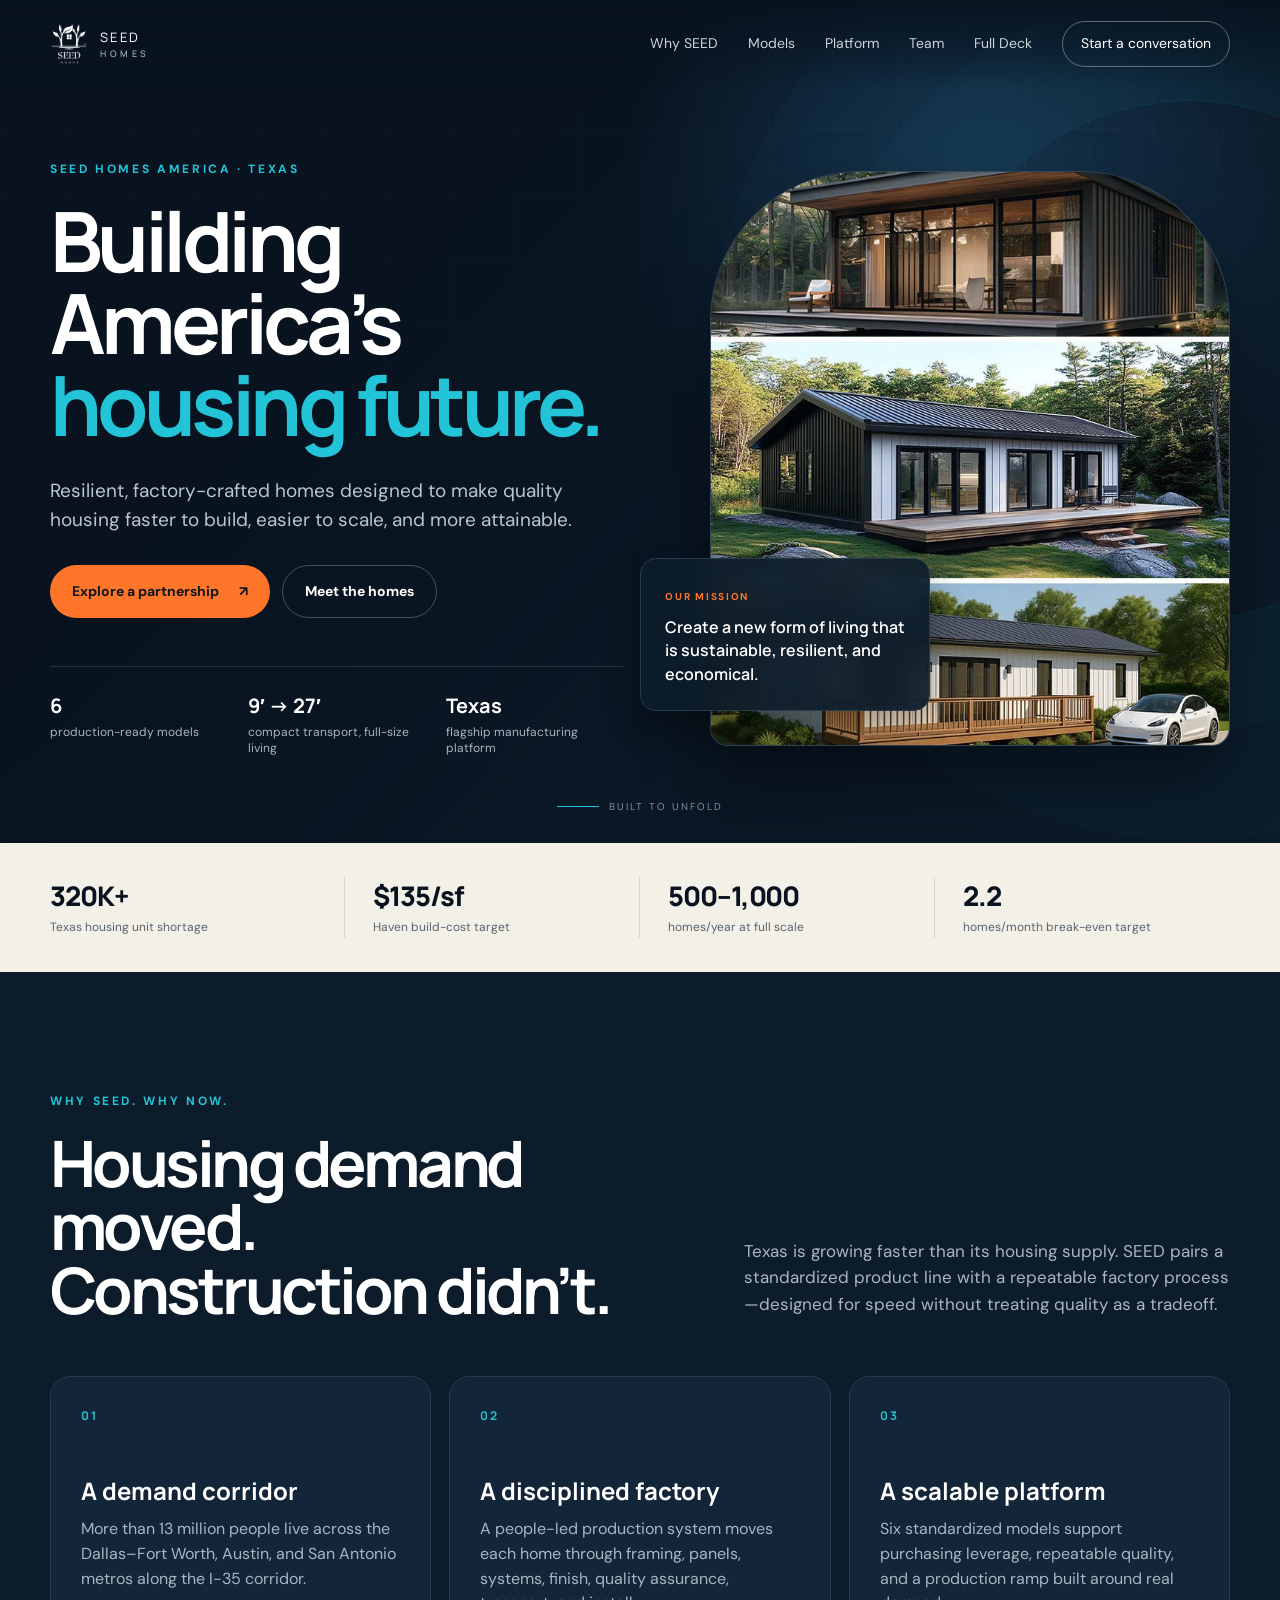
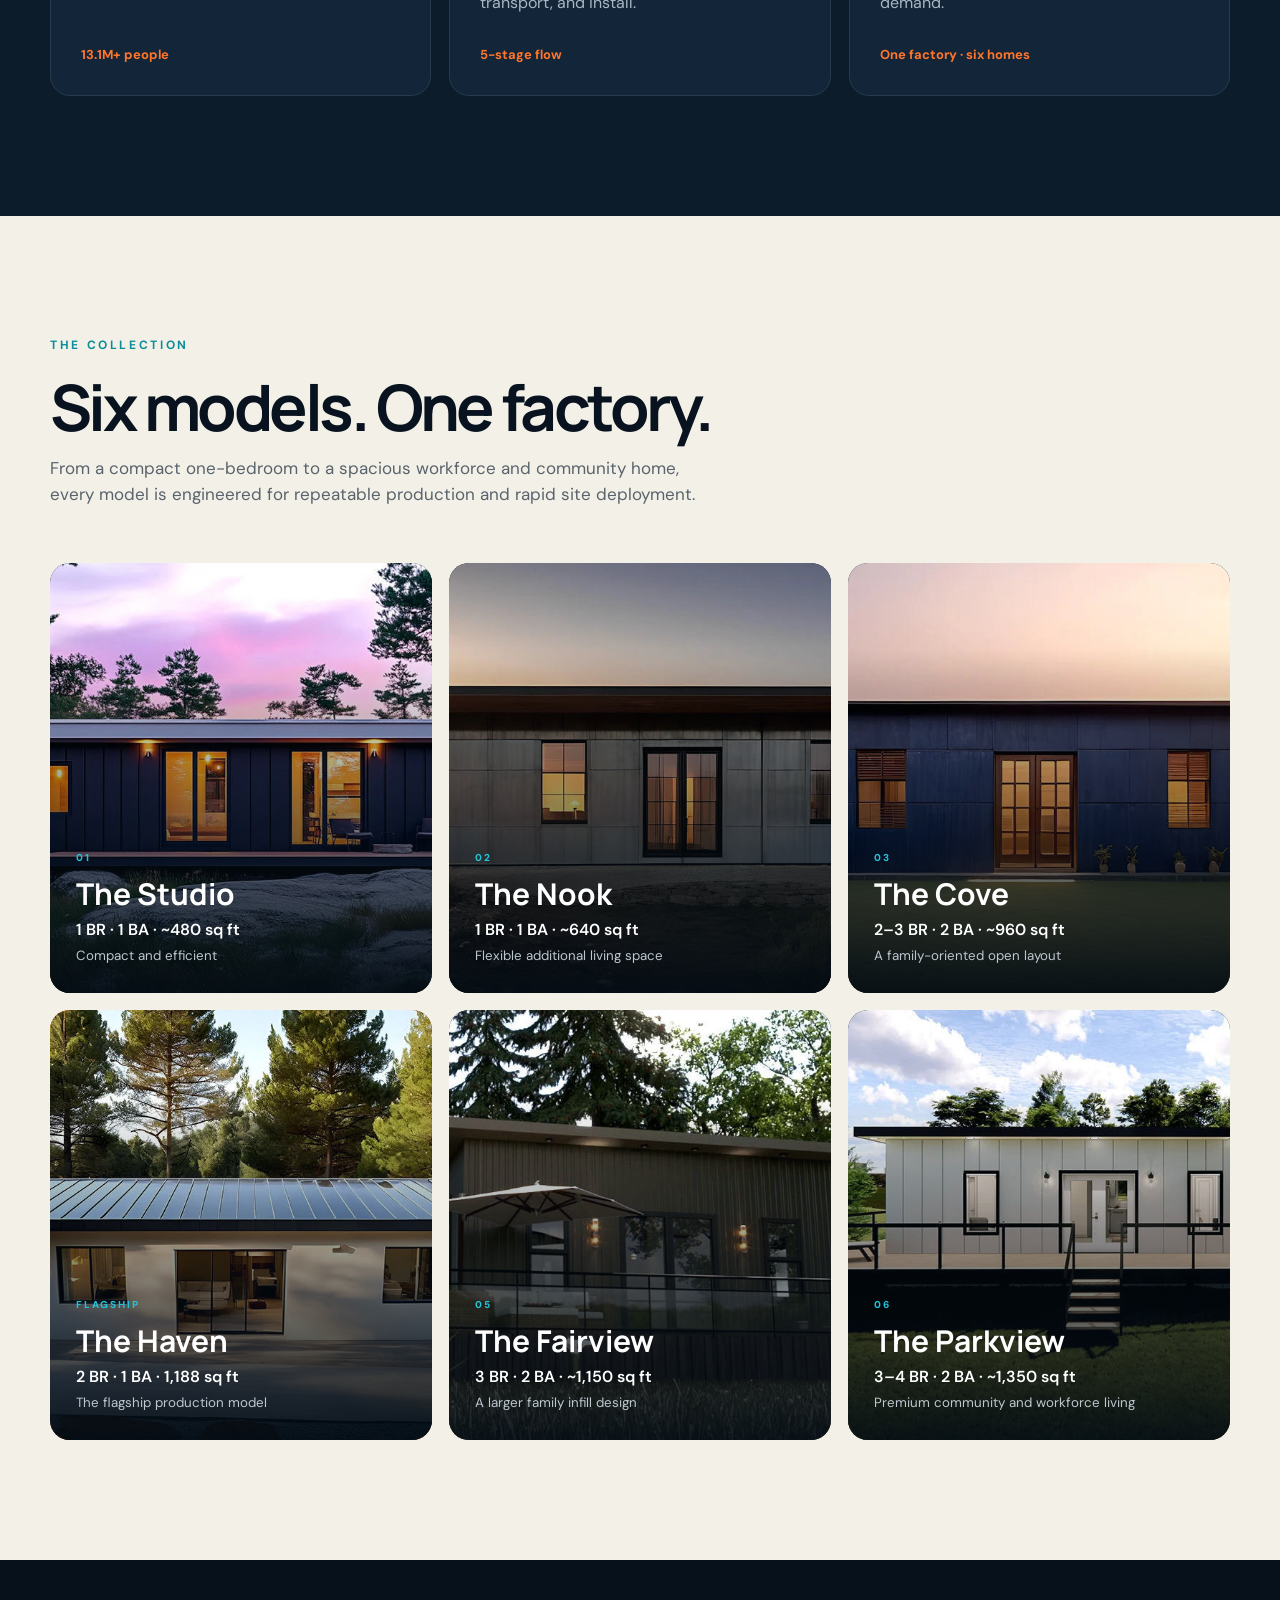
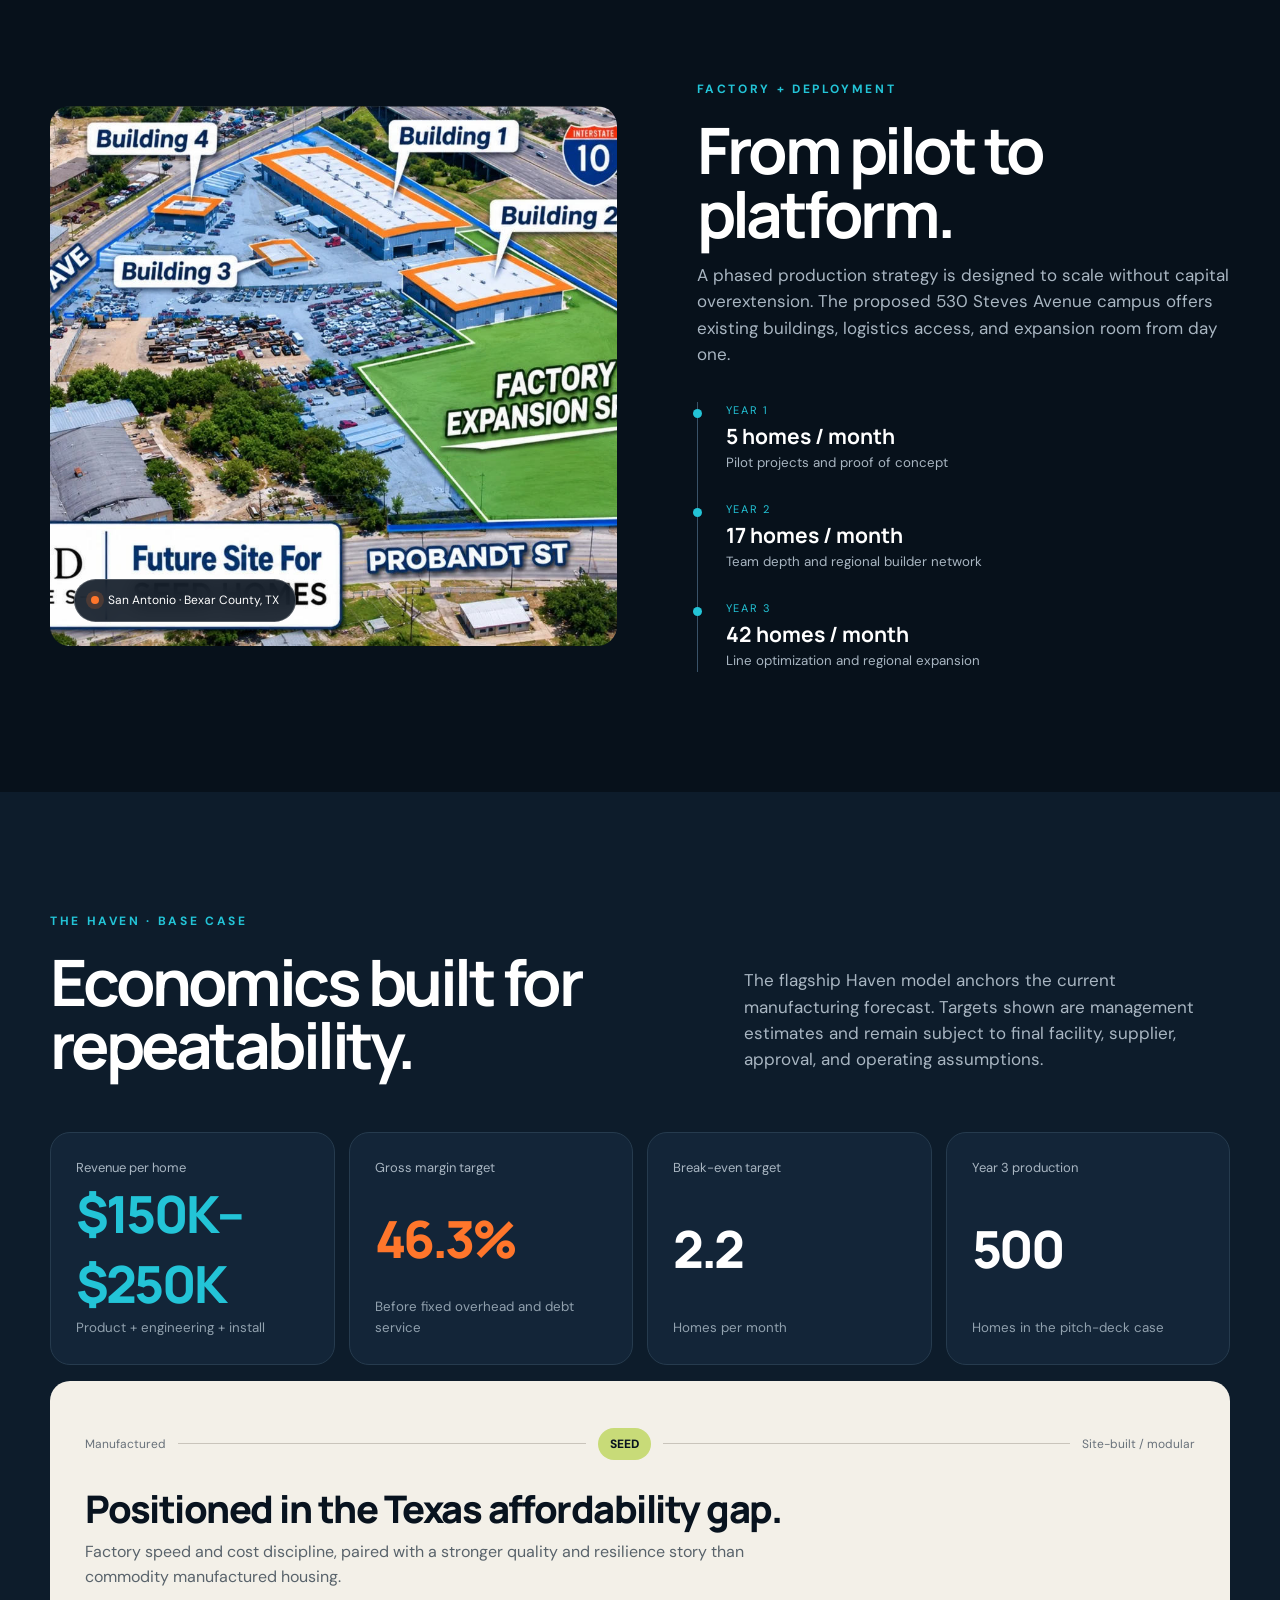
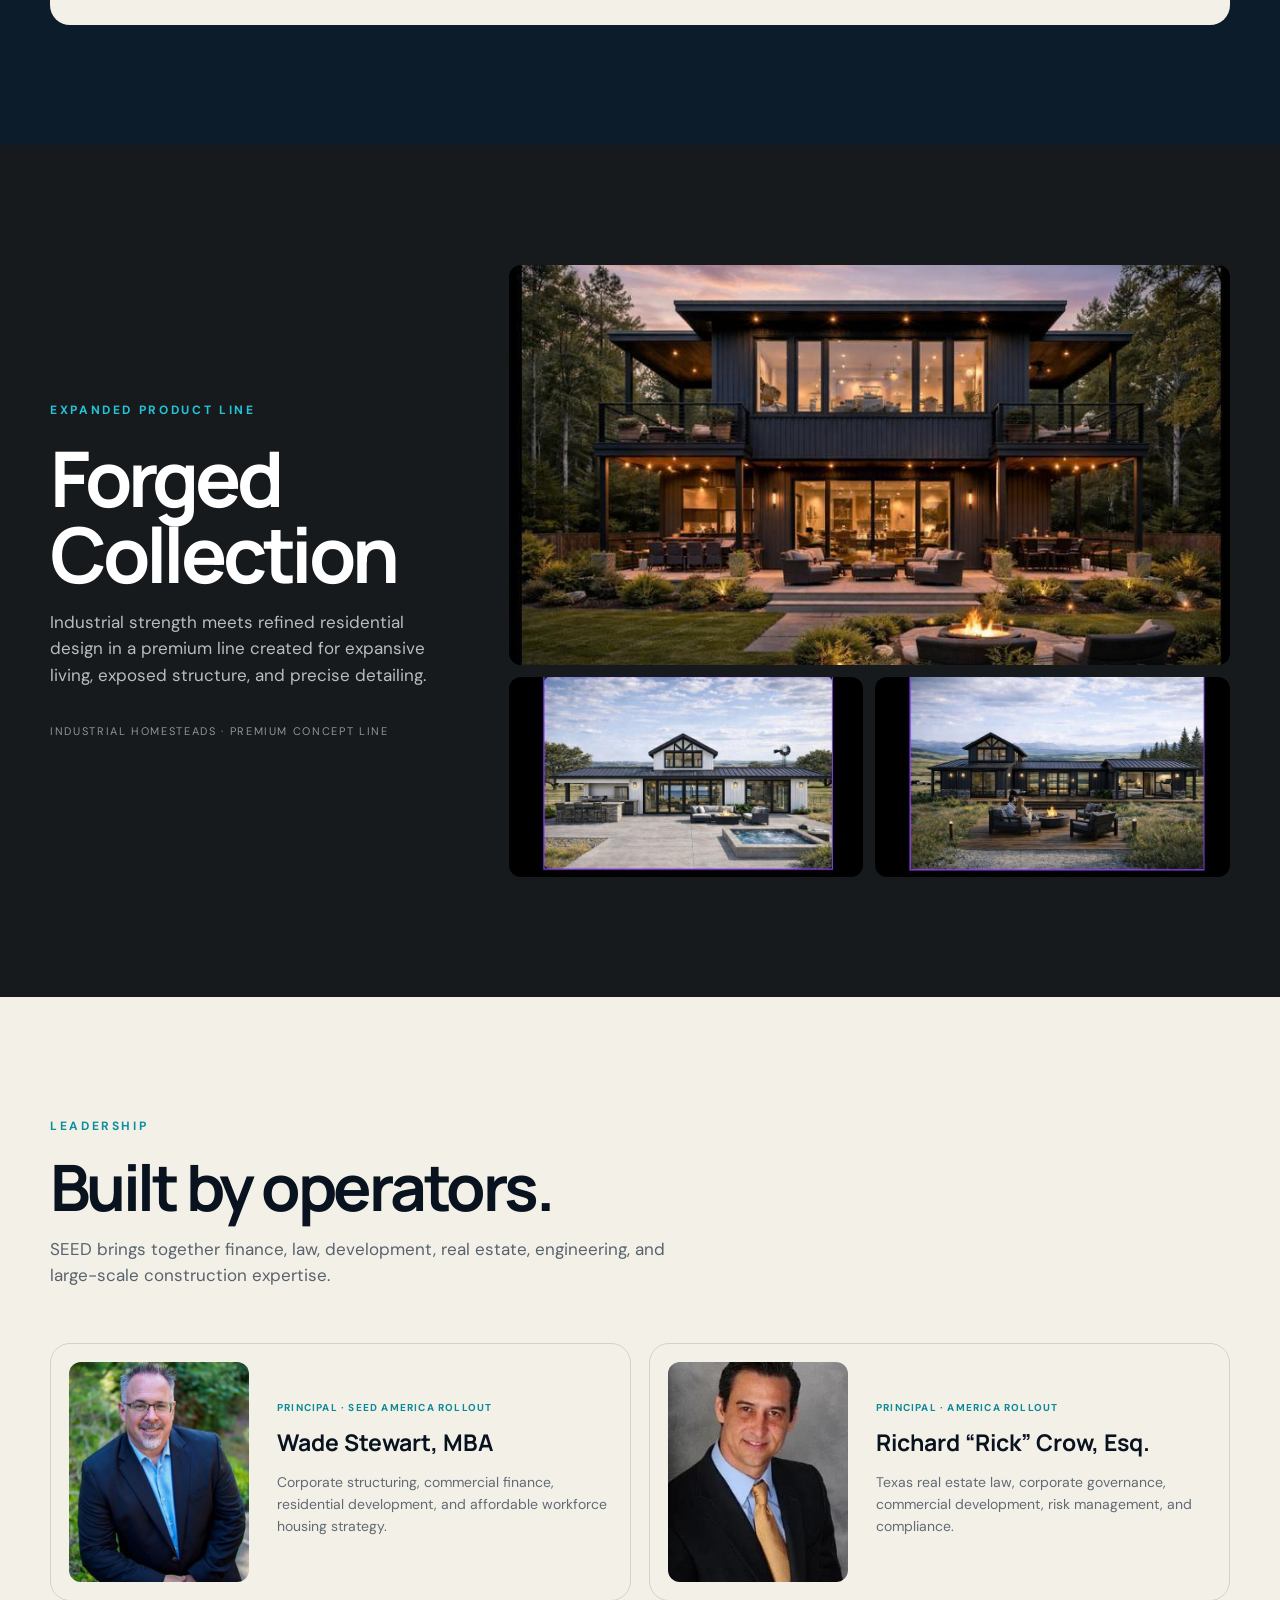
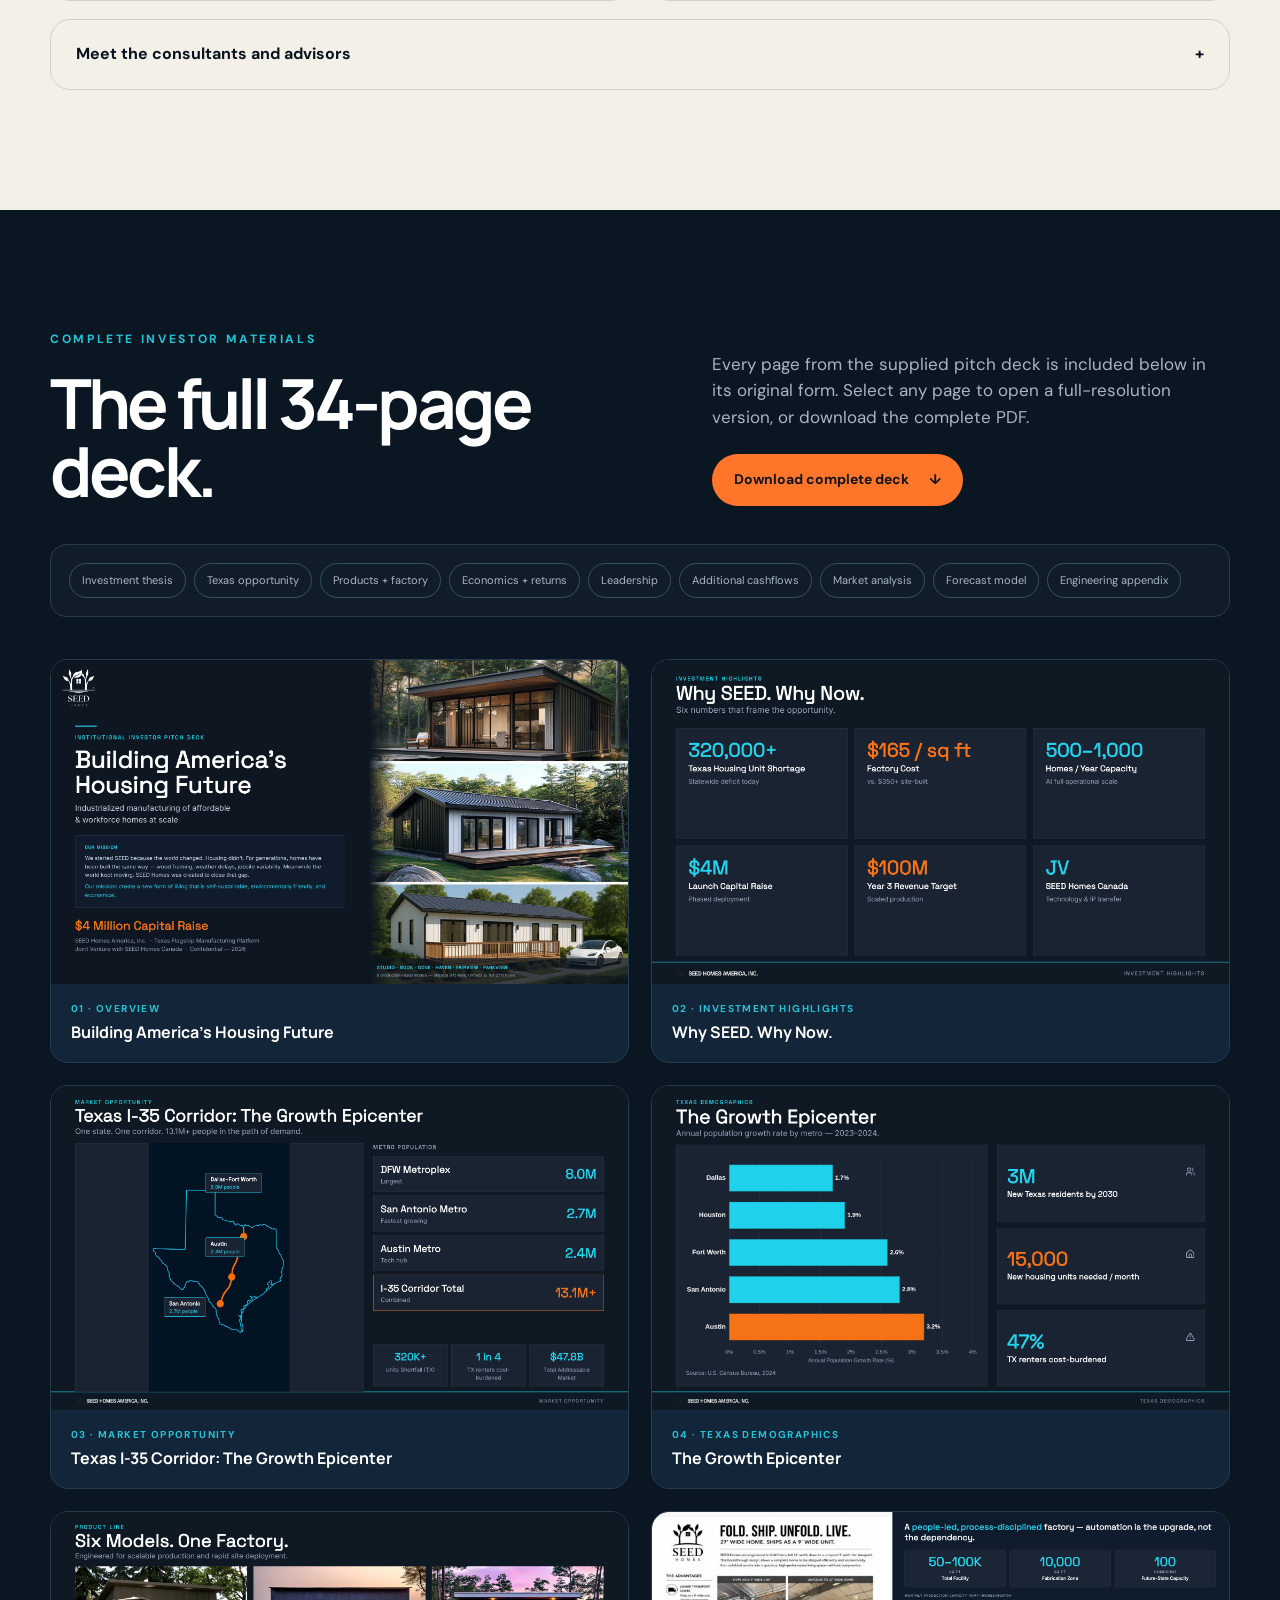
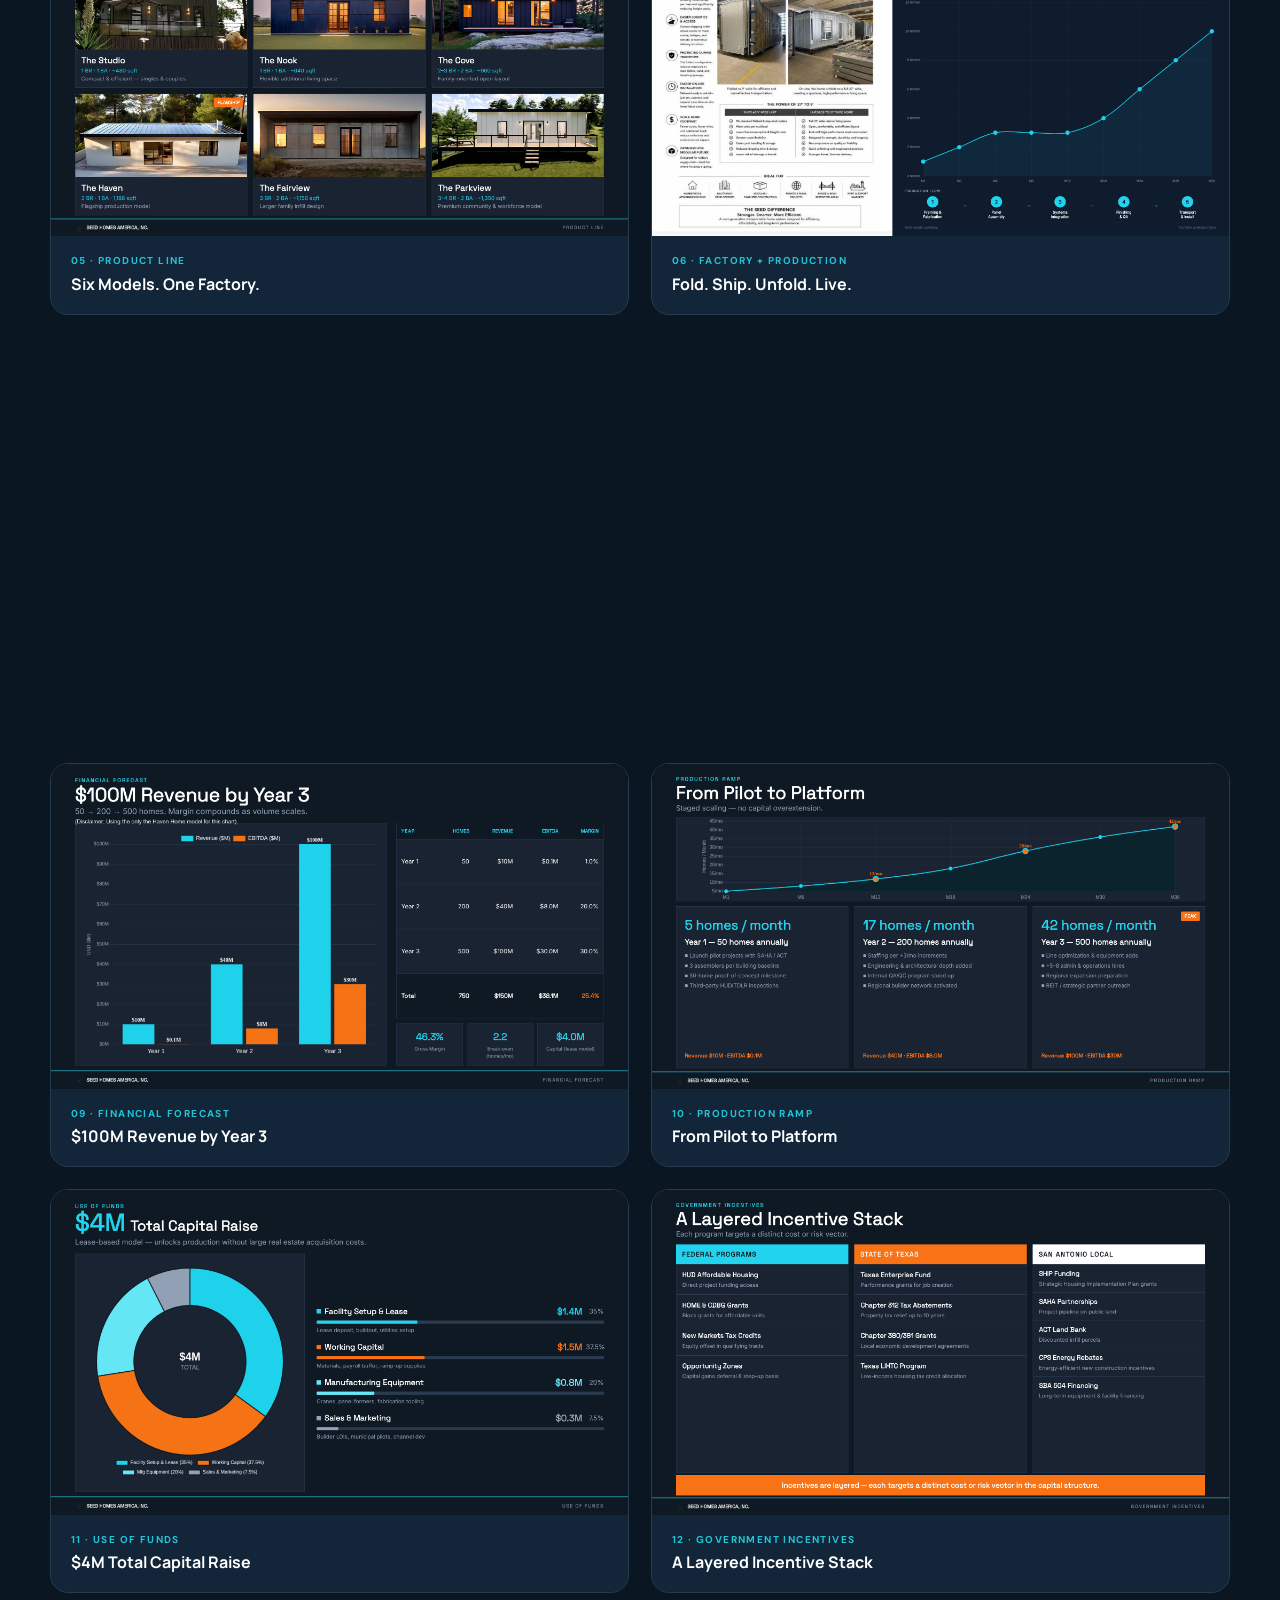
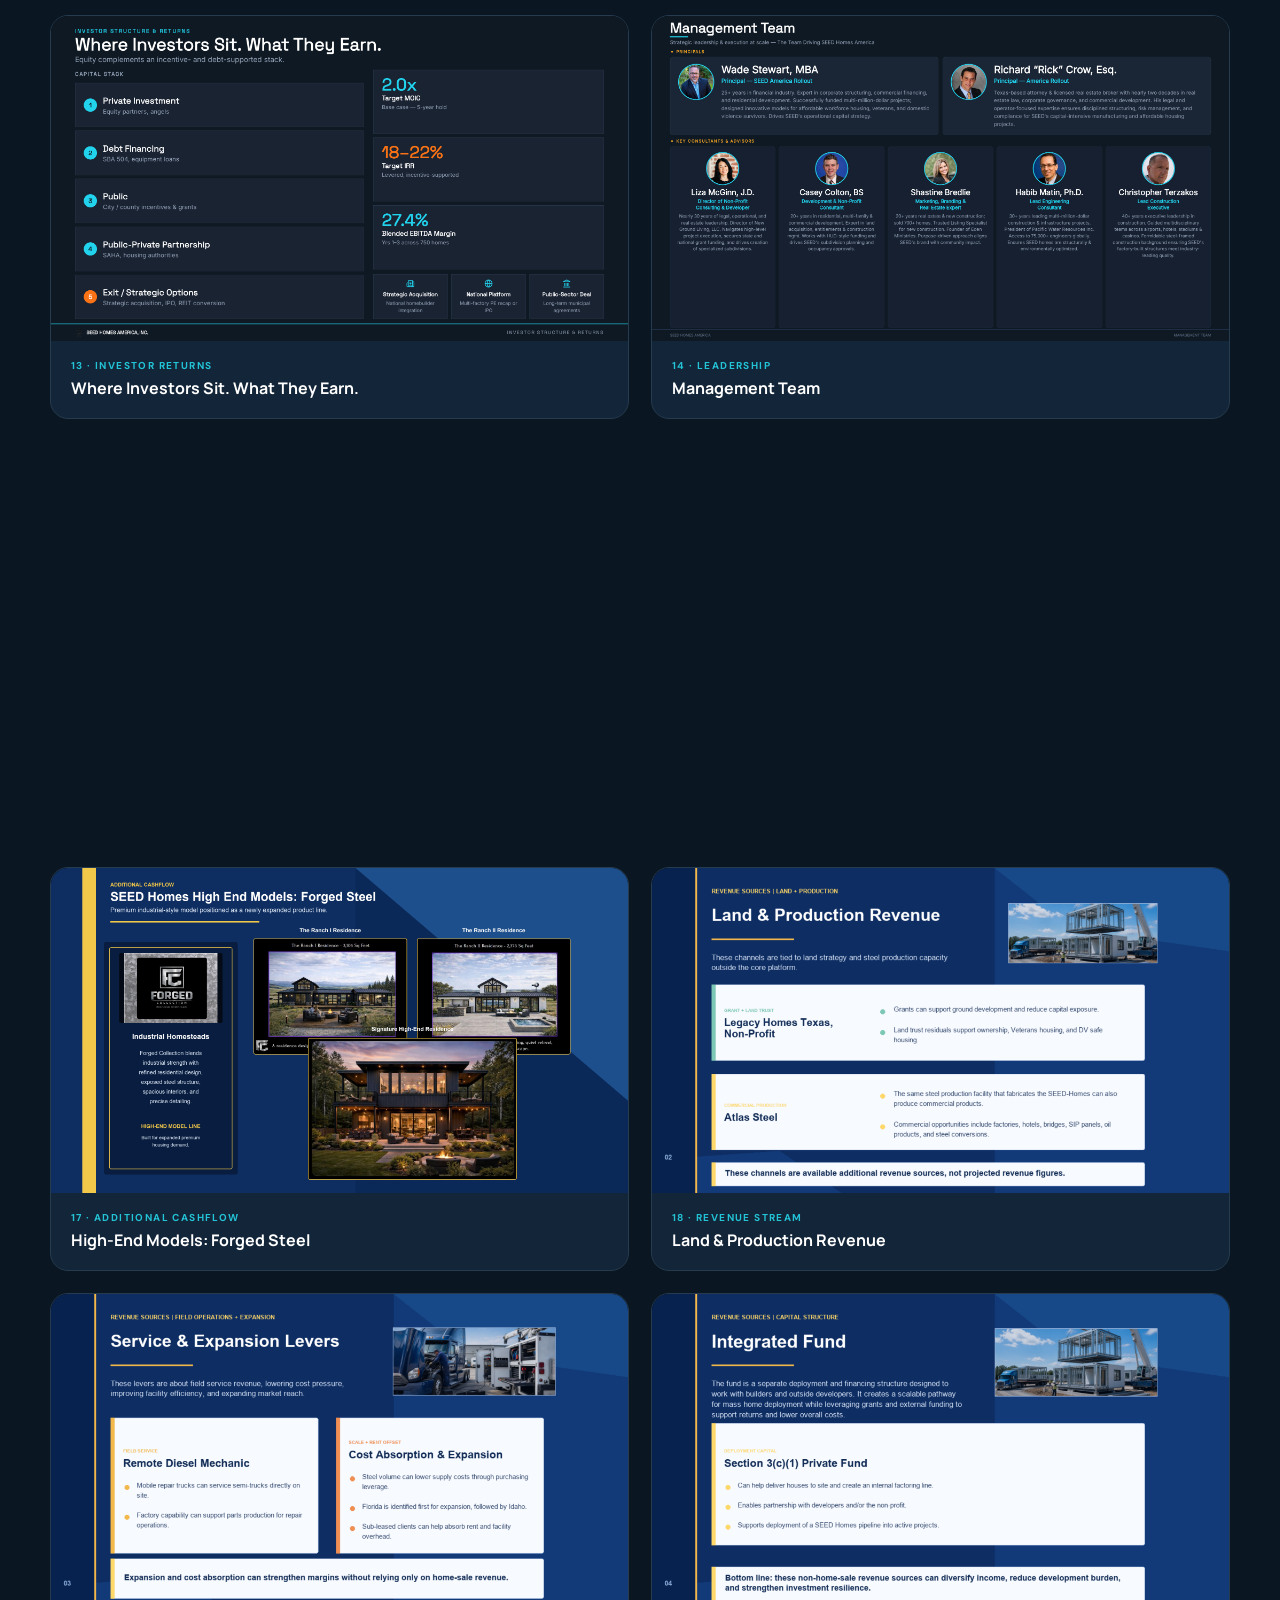
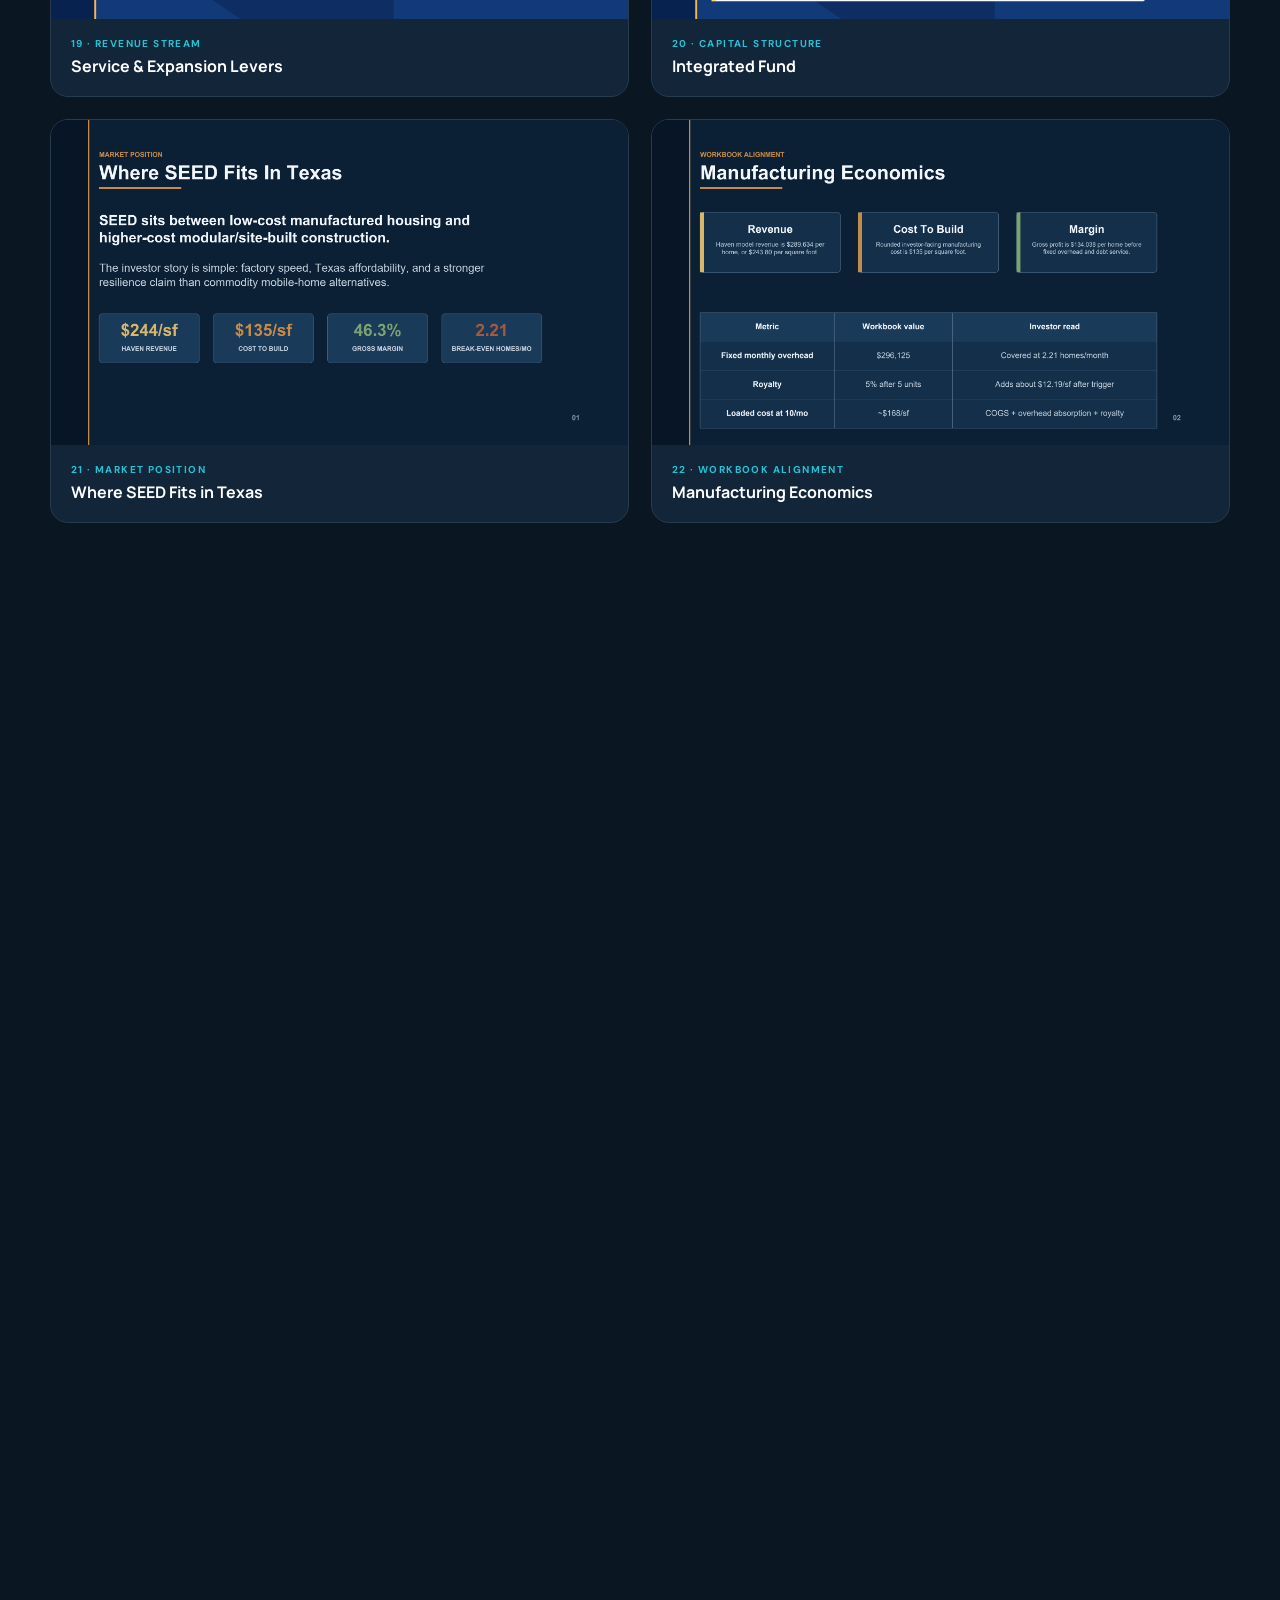
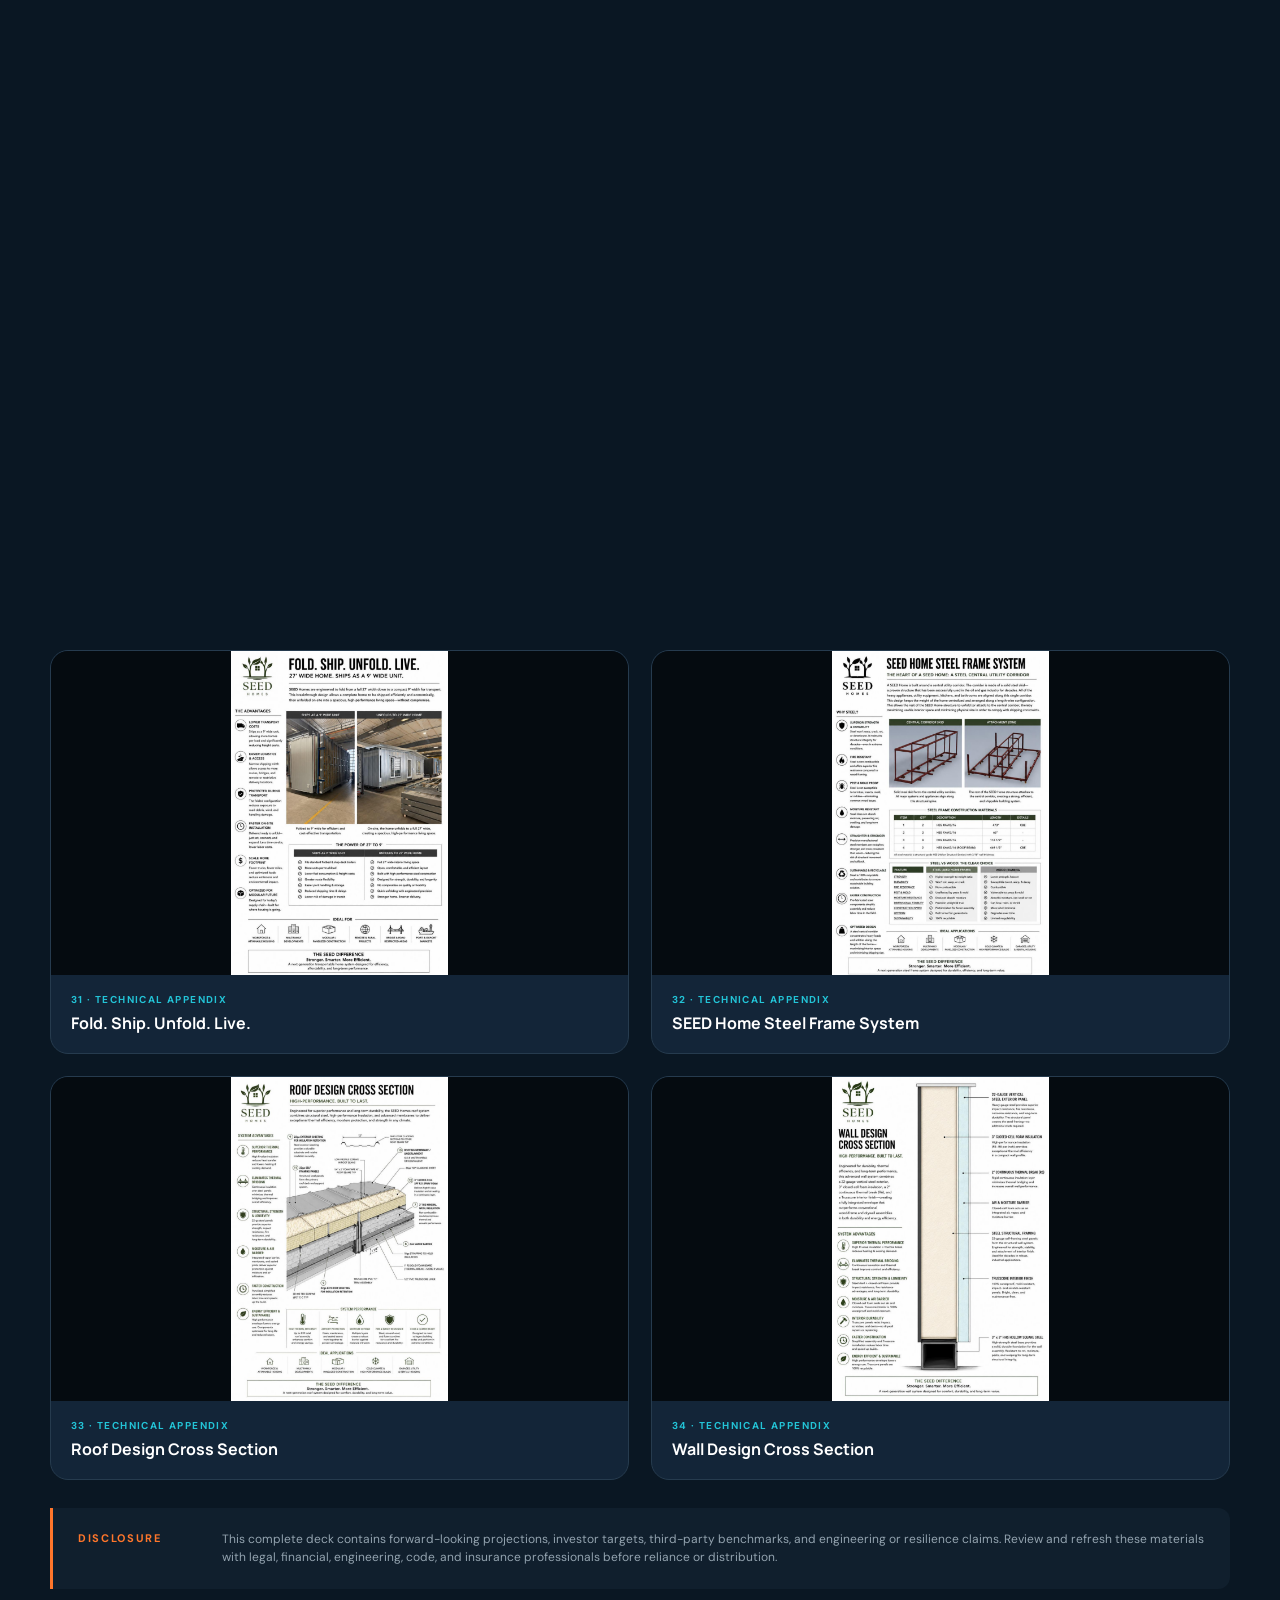
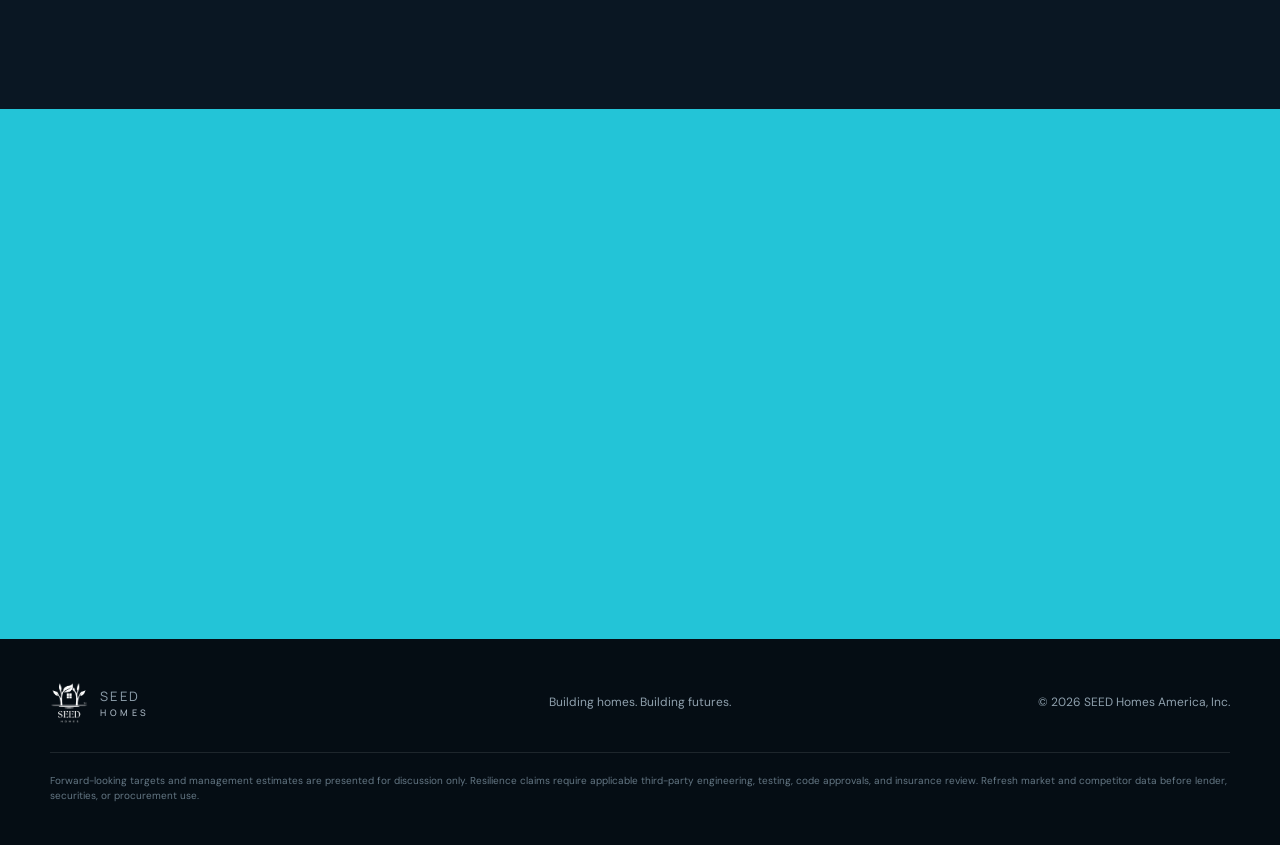
<file: index.html>
<!doctype html>
<html lang="en">
<head>
  <meta charset="utf-8">
  <meta name="viewport" content="width=device-width, initial-scale=1">
  <meta name="description" content="SEED Homes America builds resilient, factory-crafted housing for Texas communities.">
  <meta name="theme-color" content="#08131f">
  <title>SEED Homes America | Building America's Housing Future</title>
  <link rel="preconnect" href="https://fonts.googleapis.com">
  <link rel="preconnect" href="https://fonts.gstatic.com" crossorigin>
  <link href="https://fonts.googleapis.com/css2?family=DM+Sans:wght@400;500;600;700&family=Manrope:wght@500;600;700;800&display=swap" rel="stylesheet">
  <link rel="stylesheet" href="styles.css">
</head>
<body>
  <a class="skip-link" href="#main">Skip to content</a>
  <header class="site-header" id="top">
    <div class="nav-shell">
      <a class="brand" href="#top" aria-label="SEED Homes America home">
        <img src="assets/p01-img-01.png" alt="SEED Homes logo">
        <span>SEED <b>HOMES</b></span>
      </a>
      <button class="menu-toggle" type="button" aria-expanded="false" aria-controls="primary-nav">
        <span></span><span></span><span></span><span class="sr-only">Open menu</span>
      </button>
      <nav id="primary-nav" aria-label="Primary navigation">
        <a href="#why-seed">Why SEED</a>
        <a href="#models">Models</a>
        <a href="#platform">Platform</a>
        <a href="#team">Team</a>
        <a href="#full-deck">Full Deck</a>
        <a class="nav-cta" href="#contact">Start a conversation</a>
      </nav>
    </div>
  </header>

  <main id="main">
    <section class="hero">
      <div class="hero-glow"></div>
      <div class="container hero-grid">
        <div class="hero-copy reveal">
          <p class="eyebrow">SEED Homes America · Texas</p>
          <h1>Building America’s <span>housing future.</span></h1>
          <p class="hero-lede">Resilient, factory-crafted homes designed to make quality housing faster to build, easier to scale, and more attainable.</p>
          <div class="hero-actions">
            <a class="button button-primary" href="#contact">Explore a partnership <span aria-hidden="true">↗</span></a>
            <a class="button button-ghost" href="#models">Meet the homes</a>
          </div>
          <div class="hero-proof" aria-label="Highlights">
            <div><strong>6</strong><span>production-ready models</span></div>
            <div><strong>9′ → 27′</strong><span>compact transport, full-size living</span></div>
            <div><strong>Texas</strong><span>flagship manufacturing platform</span></div>
          </div>
        </div>
        <div class="hero-visual reveal">
          <div class="hero-image-wrap">
            <img src="assets/p01-img-02.jpg" alt="Three SEED Homes exterior designs">
          </div>
          <aside class="hero-card">
            <span>Our mission</span>
            <p>Create a new form of living that is sustainable, resilient, and economical.</p>
          </aside>
        </div>
      </div>
      <div class="scroll-cue"><span></span>Built to unfold</div>
    </section>

    <section class="signal-band" aria-label="Investment highlights">
      <div class="container signal-grid">
        <div class="signal"><b>320K+</b><span>Texas housing unit shortage</span></div>
        <div class="signal"><b>$135/sf</b><span>Haven build-cost target</span></div>
        <div class="signal"><b>500–1,000</b><span>homes/year at full scale</span></div>
        <div class="signal"><b>2.2</b><span>homes/month break-even target</span></div>
      </div>
    </section>

    <section class="section problem" id="why-seed">
      <div class="container">
        <div class="section-heading split-heading reveal">
          <div>
            <p class="eyebrow">Why SEED. Why now.</p>
            <h2>Housing demand moved.<br>Construction didn’t.</h2>
          </div>
          <p>Texas is growing faster than its housing supply. SEED pairs a standardized product line with a repeatable factory process—designed for speed without treating quality as a tradeoff.</p>
        </div>
        <div class="story-grid">
          <article class="story-card reveal">
            <span class="story-number">01</span>
            <h3>A demand corridor</h3>
            <p>More than 13 million people live across the Dallas–Fort Worth, Austin, and San Antonio metros along the I-35 corridor.</p>
            <strong>13.1M+ people</strong>
          </article>
          <article class="story-card reveal">
            <span class="story-number">02</span>
            <h3>A disciplined factory</h3>
            <p>A people-led production system moves each home through framing, panels, systems, finish, quality assurance, transport, and install.</p>
            <strong>5-stage flow</strong>
          </article>
          <article class="story-card reveal">
            <span class="story-number">03</span>
            <h3>A scalable platform</h3>
            <p>Six standardized models support purchasing leverage, repeatable quality, and a production ramp built around real demand.</p>
            <strong>One factory · six homes</strong>
          </article>
        </div>
      </div>
    </section>

    <section class="section models" id="models">
      <div class="container">
        <div class="section-heading reveal">
          <p class="eyebrow">The collection</p>
          <h2>Six models. One factory.</h2>
          <p>From a compact one-bedroom to a spacious workforce and community home, every model is engineered for repeatable production and rapid site deployment.</p>
        </div>
        <div class="model-grid">
          <article class="model-card reveal"><img src="assets/p05-img-01.jpg" alt="The Studio SEED Home"><div><span>01</span><h3>The Studio</h3><p>1 BR · 1 BA · ~480 sq ft</p><small>Compact and efficient</small></div></article>
          <article class="model-card reveal"><img src="assets/p05-img-02.jpg" alt="The Nook SEED Home"><div><span>02</span><h3>The Nook</h3><p>1 BR · 1 BA · ~640 sq ft</p><small>Flexible additional living space</small></div></article>
          <article class="model-card reveal"><img src="assets/p05-img-07.jpg" alt="The Cove SEED Home"><div><span>03</span><h3>The Cove</h3><p>2–3 BR · 2 BA · ~960 sq ft</p><small>A family-oriented open layout</small></div></article>
          <article class="model-card featured reveal"><img src="assets/p05-img-05.jpg" alt="The Haven SEED Home"><div><span>Flagship</span><h3>The Haven</h3><p>2 BR · 1 BA · 1,188 sq ft</p><small>The flagship production model</small></div></article>
          <article class="model-card reveal"><img src="assets/p05-img-06.jpg" alt="The Fairview SEED Home"><div><span>05</span><h3>The Fairview</h3><p>3 BR · 2 BA · ~1,150 sq ft</p><small>A larger family infill design</small></div></article>
          <article class="model-card reveal"><img src="assets/p05-img-03.jpg" alt="The Parkview SEED Home"><div><span>06</span><h3>The Parkview</h3><p>3–4 BR · 2 BA · ~1,350 sq ft</p><small>Premium community and workforce living</small></div></article>
        </div>
      </div>
    </section>

    <section class="section platform" id="platform">
      <div class="container platform-grid">
        <div class="platform-image reveal">
          <img src="assets/p07-img-01.jpg" alt="Aerial view of SEED Homes proposed San Antonio factory site">
          <div class="location-chip"><span></span>San Antonio · Bexar County, TX</div>
        </div>
        <div class="platform-copy reveal">
          <p class="eyebrow">Factory + deployment</p>
          <h2>From pilot to platform.</h2>
          <p>A phased production strategy is designed to scale without capital overextension. The proposed 530 Steves Avenue campus offers existing buildings, logistics access, and expansion room from day one.</p>
          <div class="timeline">
            <div><span>Year 1</span><b>5 homes / month</b><small>Pilot projects and proof of concept</small></div>
            <div><span>Year 2</span><b>17 homes / month</b><small>Team depth and regional builder network</small></div>
            <div><span>Year 3</span><b>42 homes / month</b><small>Line optimization and regional expansion</small></div>
          </div>
        </div>
      </div>
    </section>

    <section class="section economics">
      <div class="container">
        <div class="section-heading split-heading reveal">
          <div><p class="eyebrow">The Haven · base case</p><h2>Economics built for repeatability.</h2></div>
          <p>The flagship Haven model anchors the current manufacturing forecast. Targets shown are management estimates and remain subject to final facility, supplier, approval, and operating assumptions.</p>
        </div>
        <div class="economics-grid">
          <article class="metric-card cyan reveal"><span>Revenue per home</span><strong>$150K–$250K</strong><small>Product + engineering + install</small></article>
          <article class="metric-card orange reveal"><span>Gross margin target</span><strong>46.3%</strong><small>Before fixed overhead and debt service</small></article>
          <article class="metric-card reveal"><span>Break-even target</span><strong>2.2</strong><small>Homes per month</small></article>
          <article class="metric-card reveal"><span>Year 3 production</span><strong>500</strong><small>Homes in the pitch-deck case</small></article>
        </div>
        <div class="positioning reveal">
          <p><span>Manufactured</span><b></b><span class="seed-pin">SEED</span><b></b><span>Site-built / modular</span></p>
          <h3>Positioned in the Texas affordability gap.</h3>
          <p>Factory speed and cost discipline, paired with a stronger quality and resilience story than commodity manufactured housing.</p>
        </div>
      </div>
    </section>

    <section class="section forged">
      <div class="container forged-grid">
        <div class="forged-copy reveal">
          <p class="eyebrow">Expanded product line</p>
          <h2>Forged Collection</h2>
          <p>Industrial strength meets refined residential design in a premium line created for expansive living, exposed structure, and precise detailing.</p>
          <span class="quiet-label">Industrial Homesteads · premium concept line</span>
        </div>
        <div class="forged-gallery reveal">
          <img class="forged-main" src="assets/p17-img-03.jpg" alt="Premium Forged Collection two-story residence">
          <img src="assets/p17-img-02.jpg" alt="The Ranch II Residence from the Forged Collection">
          <img src="assets/p17-img-04.jpg" alt="The Ranch I Residence from the Forged Collection">
        </div>
      </div>
    </section>

    <section class="section team" id="team">
      <div class="container">
        <div class="section-heading reveal"><p class="eyebrow">Leadership</p><h2>Built by operators.</h2><p>SEED brings together finance, law, development, real estate, engineering, and large-scale construction expertise.</p></div>
        <div class="principal-grid">
          <article class="principal reveal"><img src="assets/p14-img-01.jpg" alt="Wade Stewart"><div><span>Principal · SEED America rollout</span><h3>Wade Stewart, MBA</h3><p>Corporate structuring, commercial finance, residential development, and affordable workforce housing strategy.</p></div></article>
          <article class="principal reveal"><img src="assets/p14-img-02.jpg" alt="Richard Rick Crow"><div><span>Principal · America rollout</span><h3>Richard “Rick” Crow, Esq.</h3><p>Texas real estate law, corporate governance, commercial development, risk management, and compliance.</p></div></article>
        </div>
        <details class="advisor-drawer reveal">
          <summary>Meet the consultants and advisors <span aria-hidden="true">+</span></summary>
          <div class="advisor-grid">
            <article><img src="assets/p14-img-03.jpg" alt="Liza McGinn"><h3>Liza McGinn, J.D.</h3><p>Non-profit consulting and development</p></article>
            <article><img src="assets/p14-img-04.jpg" alt="Casey Colton"><h3>Casey Colton, BS</h3><p>Development and non-profit consulting</p></article>
            <article><img src="assets/p14-img-05.jpg" alt="Shastine Bredlie"><h3>Shastine Bredlie</h3><p>Marketing, branding, and real estate</p></article>
            <article><img src="assets/p14-img-06.jpg" alt="Habib Matin"><h3>Habib Matin, Ph.D.</h3><p>Lead engineering consultant</p></article>
            <article><img src="assets/p14-img-07.jpg" alt="Christopher Terzakos"><h3>Christopher Terzakos</h3><p>Lead construction executive</p></article>
          </div>
        </details>
      </div>
    </section>

    <section class="section full-deck" id="full-deck">
      <div class="container">
        <div class="deck-intro reveal">
          <div>
            <p class="eyebrow">Complete investor materials</p>
            <h2>The full 34-page deck.</h2>
          </div>
          <div>
            <p>Every page from the supplied pitch deck is included below in its original form. Select any page to open a full-resolution version, or download the complete PDF.</p>
            <a class="button button-primary" href="assets/SEED_Final_Pitch_1.pdf" download>Download complete deck <span aria-hidden="true">↓</span></a>
          </div>
        </div>
        <div class="deck-index reveal" aria-label="Pitch deck contents">
          <span>Investment thesis</span><span>Texas opportunity</span><span>Products + factory</span><span>Economics + returns</span><span>Leadership</span><span>Additional cashflows</span><span>Market analysis</span><span>Forecast model</span><span>Engineering appendix</span>
        </div>
        <div class="deck-grid">
          <figure class="deck-page reveal"><a href="assets/deck/page-01.png" target="_blank"><img loading="lazy" src="assets/deck/page-01.png" alt="Slide 1: Building America's Housing Future"></a><figcaption><span>01 · Overview</span><b>Building America’s Housing Future</b></figcaption></figure>
          <figure class="deck-page reveal"><a href="assets/deck/page-02.png" target="_blank"><img loading="lazy" src="assets/deck/page-02.png" alt="Slide 2: Why SEED. Why Now."></a><figcaption><span>02 · Investment highlights</span><b>Why SEED. Why Now.</b></figcaption></figure>
          <figure class="deck-page reveal"><a href="assets/deck/page-03.png" target="_blank"><img loading="lazy" src="assets/deck/page-03.png" alt="Slide 3: Texas I-35 Corridor"></a><figcaption><span>03 · Market opportunity</span><b>Texas I-35 Corridor: The Growth Epicenter</b></figcaption></figure>
          <figure class="deck-page reveal"><a href="assets/deck/page-04.png" target="_blank"><img loading="lazy" src="assets/deck/page-04.png" alt="Slide 4: Texas demographic growth"></a><figcaption><span>04 · Texas demographics</span><b>The Growth Epicenter</b></figcaption></figure>
          <figure class="deck-page reveal"><a href="assets/deck/page-05.png" target="_blank"><img loading="lazy" src="assets/deck/page-05.png" alt="Slide 5: Six SEED home models"></a><figcaption><span>05 · Product line</span><b>Six Models. One Factory.</b></figcaption></figure>
          <figure class="deck-page reveal"><a href="assets/deck/page-06.png" target="_blank"><img loading="lazy" src="assets/deck/page-06.png" alt="Slide 6: SEED factory and production flow"></a><figcaption><span>06 · Factory + production</span><b>Fold. Ship. Unfold. Live.</b></figcaption></figure>
          <figure class="deck-page reveal"><a href="assets/deck/page-07.png" target="_blank"><img loading="lazy" src="assets/deck/page-07.png" alt="Slide 7: 530 Steves Avenue factory site"></a><figcaption><span>07 · Scalable infrastructure</span><b>530 Steves Ave</b></figcaption></figure>
          <figure class="deck-page reveal"><a href="assets/deck/page-08.png" target="_blank"><img loading="lazy" src="assets/deck/page-08.png" alt="Slide 8: Haven unit economics"></a><figcaption><span>08 · Unit economics</span><b>The Haven — Per Home</b></figcaption></figure>
          <figure class="deck-page reveal"><a href="assets/deck/page-09.png" target="_blank"><img loading="lazy" src="assets/deck/page-09.png" alt="Slide 9: Three-year financial forecast"></a><figcaption><span>09 · Financial forecast</span><b>$100M Revenue by Year 3</b></figcaption></figure>
          <figure class="deck-page reveal"><a href="assets/deck/page-10.png" target="_blank"><img loading="lazy" src="assets/deck/page-10.png" alt="Slide 10: Production ramp"></a><figcaption><span>10 · Production ramp</span><b>From Pilot to Platform</b></figcaption></figure>
          <figure class="deck-page reveal"><a href="assets/deck/page-11.png" target="_blank"><img loading="lazy" src="assets/deck/page-11.png" alt="Slide 11: Four-million-dollar use of funds"></a><figcaption><span>11 · Use of funds</span><b>$4M Total Capital Raise</b></figcaption></figure>
          <figure class="deck-page reveal"><a href="assets/deck/page-12.png" target="_blank"><img loading="lazy" src="assets/deck/page-12.png" alt="Slide 12: Federal, state, and local incentives"></a><figcaption><span>12 · Government incentives</span><b>A Layered Incentive Stack</b></figcaption></figure>
          <figure class="deck-page reveal"><a href="assets/deck/page-13.png" target="_blank"><img loading="lazy" src="assets/deck/page-13.png" alt="Slide 13: Investor structure and returns"></a><figcaption><span>13 · Investor returns</span><b>Where Investors Sit. What They Earn.</b></figcaption></figure>
          <figure class="deck-page reveal"><a href="assets/deck/page-14.png" target="_blank"><img loading="lazy" src="assets/deck/page-14.png" alt="Slide 14: SEED Homes America management team"></a><figcaption><span>14 · Leadership</span><b>Management Team</b></figcaption></figure>
          <figure class="deck-page reveal"><a href="assets/deck/page-15.png" target="_blank"><img loading="lazy" src="assets/deck/page-15.png" alt="Slide 15: Contact information"></a><figcaption><span>15 · Contact</span><b>Let’s Build the Future Together</b></figcaption></figure>
          <figure class="deck-page reveal"><a href="assets/deck/page-16.png" target="_blank"><img loading="lazy" src="assets/deck/page-16.png" alt="Slide 16: Additional cashflow models and investment safeguards"></a><figcaption><span>16 · Investor overview</span><b>Additional Cashflow Models &amp; Investment Safeguards</b></figcaption></figure>
          <figure class="deck-page reveal"><a href="assets/deck/page-17.png" target="_blank"><img loading="lazy" src="assets/deck/page-17.png" alt="Slide 17: Forged Steel high-end models"></a><figcaption><span>17 · Additional cashflow</span><b>High-End Models: Forged Steel</b></figcaption></figure>
          <figure class="deck-page reveal"><a href="assets/deck/page-18.png" target="_blank"><img loading="lazy" src="assets/deck/page-18.png" alt="Slide 18: Land and production revenue"></a><figcaption><span>18 · Revenue stream</span><b>Land &amp; Production Revenue</b></figcaption></figure>
          <figure class="deck-page reveal"><a href="assets/deck/page-19.png" target="_blank"><img loading="lazy" src="assets/deck/page-19.png" alt="Slide 19: Service and expansion levers"></a><figcaption><span>19 · Revenue stream</span><b>Service &amp; Expansion Levers</b></figcaption></figure>
          <figure class="deck-page reveal"><a href="assets/deck/page-20.png" target="_blank"><img loading="lazy" src="assets/deck/page-20.png" alt="Slide 20: Integrated fund"></a><figcaption><span>20 · Capital structure</span><b>Integrated Fund</b></figcaption></figure>
          <figure class="deck-page reveal"><a href="assets/deck/page-21.png" target="_blank"><img loading="lazy" src="assets/deck/page-21.png" alt="Slide 21: SEED market position in Texas"></a><figcaption><span>21 · Market position</span><b>Where SEED Fits in Texas</b></figcaption></figure>
          <figure class="deck-page reveal"><a href="assets/deck/page-22.png" target="_blank"><img loading="lazy" src="assets/deck/page-22.png" alt="Slide 22: Manufacturing economics"></a><figcaption><span>22 · Workbook alignment</span><b>Manufacturing Economics</b></figcaption></figure>
          <figure class="deck-page reveal"><a href="assets/deck/page-23.png" target="_blank"><img loading="lazy" src="assets/deck/page-23.png" alt="Slide 23: Cost per square foot comparison"></a><figcaption><span>23 · Cost comparison</span><b>Cost Per Square Foot</b></figcaption></figure>
          <figure class="deck-page reveal"><a href="assets/deck/page-24.png" target="_blank"><img loading="lazy" src="assets/deck/page-24.png" alt="Slide 24: Competitive comparison"></a><figcaption><span>24 · Competitive snapshot</span><b>How SEED Compares</b></figcaption></figure>
          <figure class="deck-page reveal"><a href="assets/deck/page-25.png" target="_blank"><img loading="lazy" src="assets/deck/page-25.png" alt="Slide 25: Resilience comparison"></a><figcaption><span>25 · Quality difference</span><b>The Resilience Wedge</b></figcaption></figure>
          <figure class="deck-page reveal"><a href="assets/deck/page-26.png" target="_blank"><img loading="lazy" src="assets/deck/page-26.png" alt="Slide 26: Build and deployment timing comparison"></a><figcaption><span>26 · Deployment comparison</span><b>Time to Build and Deploy</b></figcaption></figure>
          <figure class="deck-page reveal"><a href="assets/deck/page-27.png" target="_blank"><img loading="lazy" src="assets/deck/page-27.png" alt="Slide 27: SEED investor conclusion"></a><figcaption><span>27 · Investor conclusion</span><b>What Makes SEED Stand Out</b></figcaption></figure>
          <figure class="deck-page reveal"><a href="assets/deck/page-28.png" target="_blank"><img loading="lazy" src="assets/deck/page-28.png" alt="Slide 28: Source notes and methodology"></a><figcaption><span>28 · Methodology</span><b>Source Notes</b></figcaption></figure>
          <figure class="deck-page reveal"><a href="assets/deck/page-29.png" target="_blank"><img loading="lazy" src="assets/deck/page-29.png" alt="Slide 29: Haven forecast model cover"></a><figcaption><span>29 · Institutional model</span><b>Haven Forecast Model</b></figcaption></figure>
          <figure class="deck-page reveal"><a href="assets/deck/page-30.png" target="_blank"><img loading="lazy" src="assets/deck/page-30.png" alt="Slide 30: Haven forecast summary"></a><figcaption><span>30 · Forecast summary</span><b>Building America’s Housing Future</b></figcaption></figure>
          <figure class="deck-page reveal"><a href="assets/deck/page-31.png" target="_blank"><img loading="lazy" src="assets/deck/page-31.png" alt="Slide 31: Fold, ship, unfold technical overview"></a><figcaption><span>31 · Technical appendix</span><b>Fold. Ship. Unfold. Live.</b></figcaption></figure>
          <figure class="deck-page reveal"><a href="assets/deck/page-32.png" target="_blank"><img loading="lazy" src="assets/deck/page-32.png" alt="Slide 32: SEED steel frame system"></a><figcaption><span>32 · Technical appendix</span><b>SEED Home Steel Frame System</b></figcaption></figure>
          <figure class="deck-page reveal"><a href="assets/deck/page-33.png" target="_blank"><img loading="lazy" src="assets/deck/page-33.png" alt="Slide 33: Roof design cross section"></a><figcaption><span>33 · Technical appendix</span><b>Roof Design Cross Section</b></figcaption></figure>
          <figure class="deck-page reveal"><a href="assets/deck/page-34.png" target="_blank"><img loading="lazy" src="assets/deck/page-34.png" alt="Slide 34: Wall design cross section"></a><figcaption><span>34 · Technical appendix</span><b>Wall Design Cross Section</b></figcaption></figure>
        </div>
        <div class="deck-note reveal"><b>Disclosure</b><p>This complete deck contains forward-looking projections, investor targets, third-party benchmarks, and engineering or resilience claims. Review and refresh these materials with legal, financial, engineering, code, and insurance professionals before reliance or distribution.</p></div>
      </div>
    </section>

    <section class="contact" id="contact">
      <div class="container contact-grid">
        <div class="contact-copy reveal">
          <p class="eyebrow">Let’s build what’s next</p>
          <h2>Housing at scale starts with one conversation.</h2>
          <p>Connect with SEED Homes America about investment, municipal partnerships, land, development, or manufacturing.</p>
        </div>
        <div class="contact-cards reveal">
          <a href="mailto:wstewart@seed-homes.com?subject=SEED%20Homes%20America%20Inquiry"><span>Wade Stewart, MBA</span><b>wstewart@seed-homes.com</b><small>360-798-7100</small></a>
          <a href="mailto:rick@crowlawtexas.com?subject=SEED%20Homes%20America%20Inquiry"><span>Richard R. “Rick” Crow, Jr., J.D.</span><b>rick@crowlawtexas.com</b><small>210-288-0328</small></a>
        </div>
      </div>
    </section>
  </main>

  <footer>
    <div class="container footer-grid">
      <a class="brand" href="#top"><img src="assets/p01-img-01.png" alt=""><span>SEED <b>HOMES</b></span></a>
      <p>Building homes. Building futures.</p>
      <p>© <span id="year">2026</span> SEED Homes America, Inc.</p>
    </div>
    <div class="container disclaimer">Forward-looking targets and management estimates are presented for discussion only. Resilience claims require applicable third-party engineering, testing, code approvals, and insurance review. Refresh market and competitor data before lender, securities, or procurement use.</div>
  </footer>
  <script src="script.js"></script>
</body>
</html>
</file>
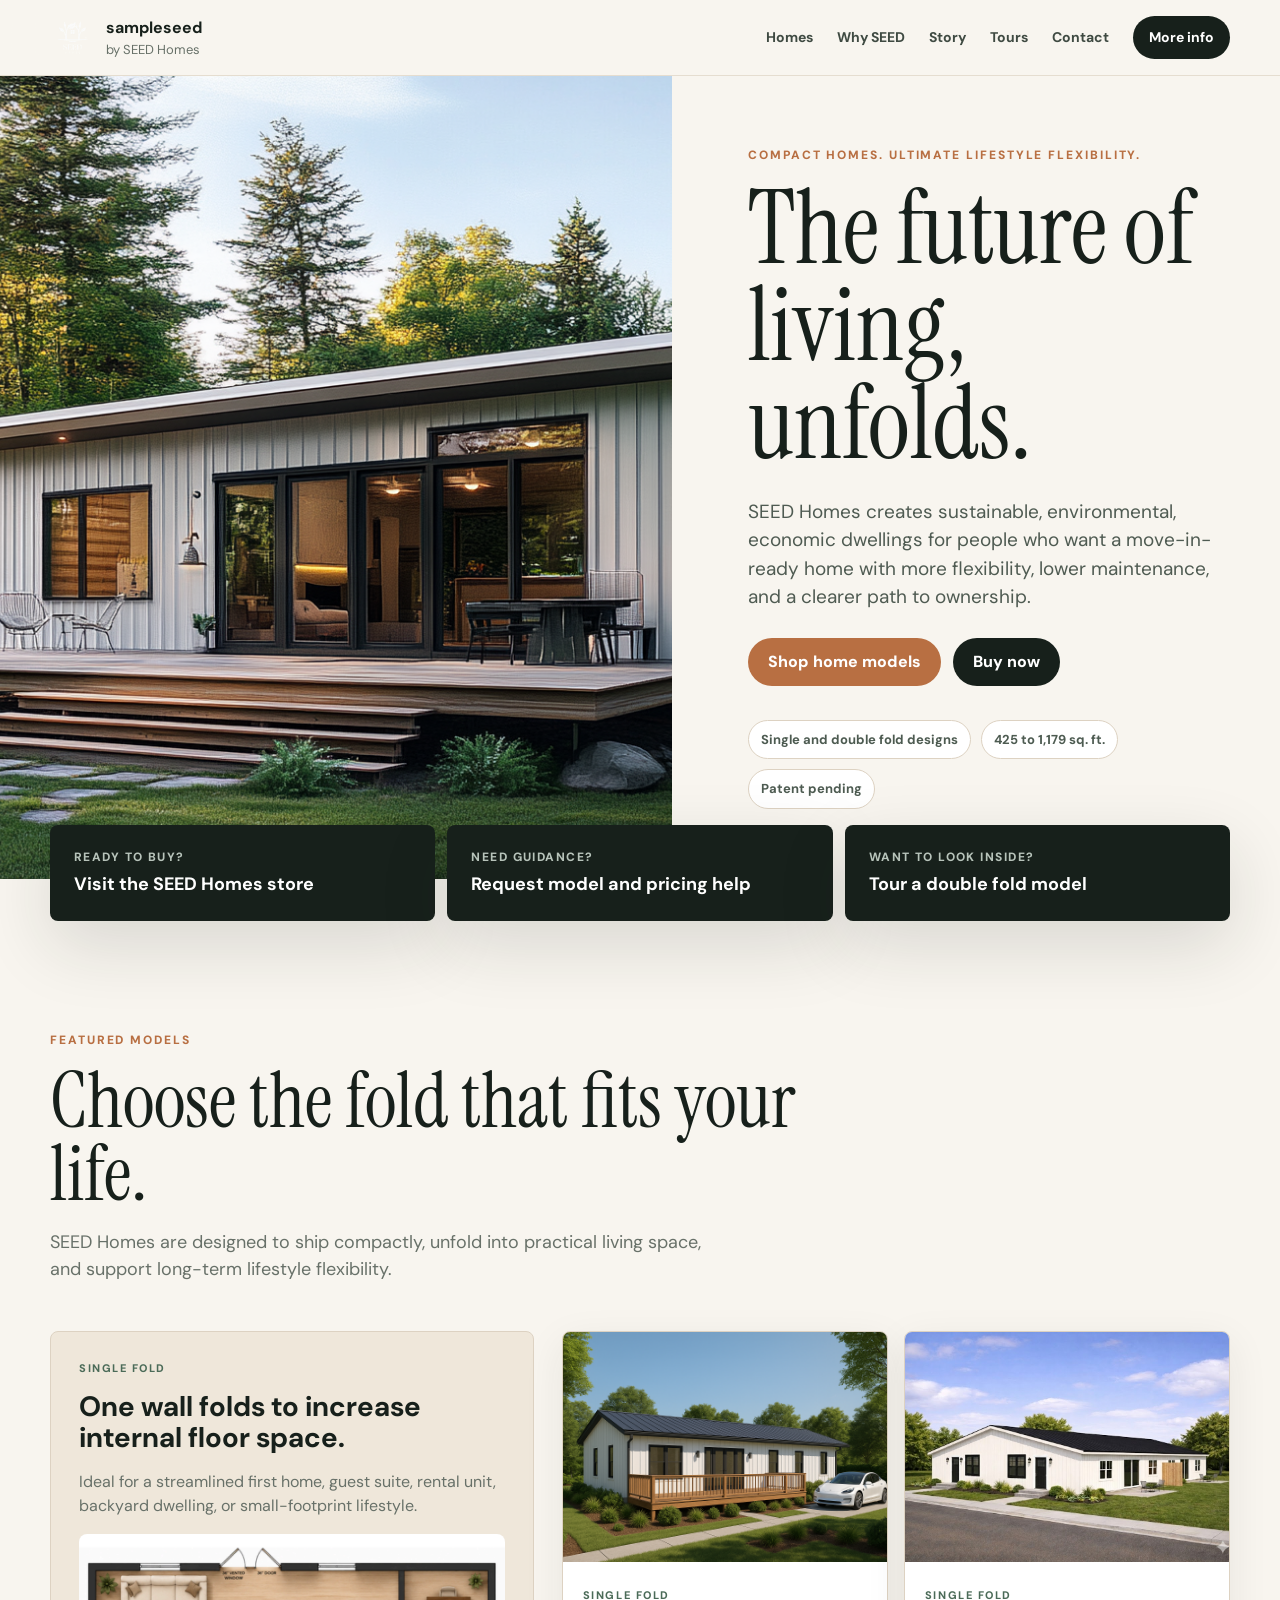
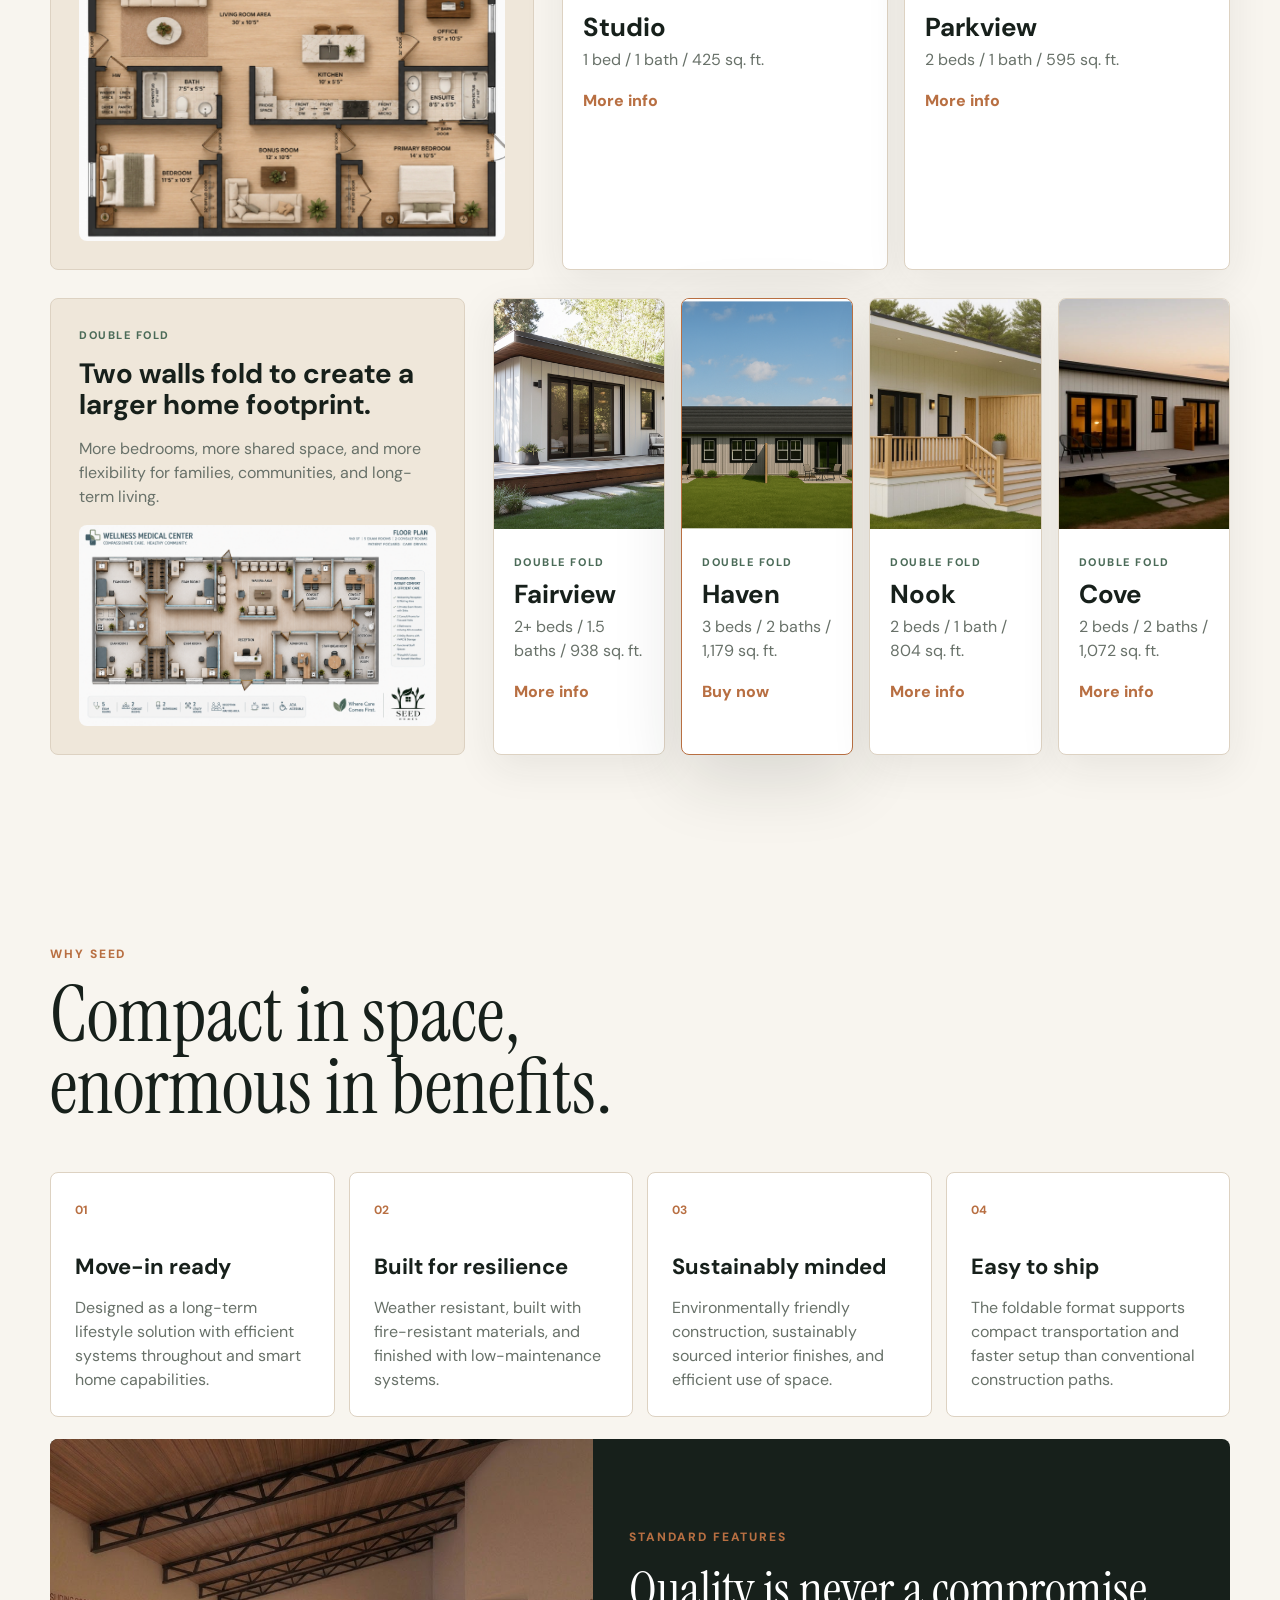
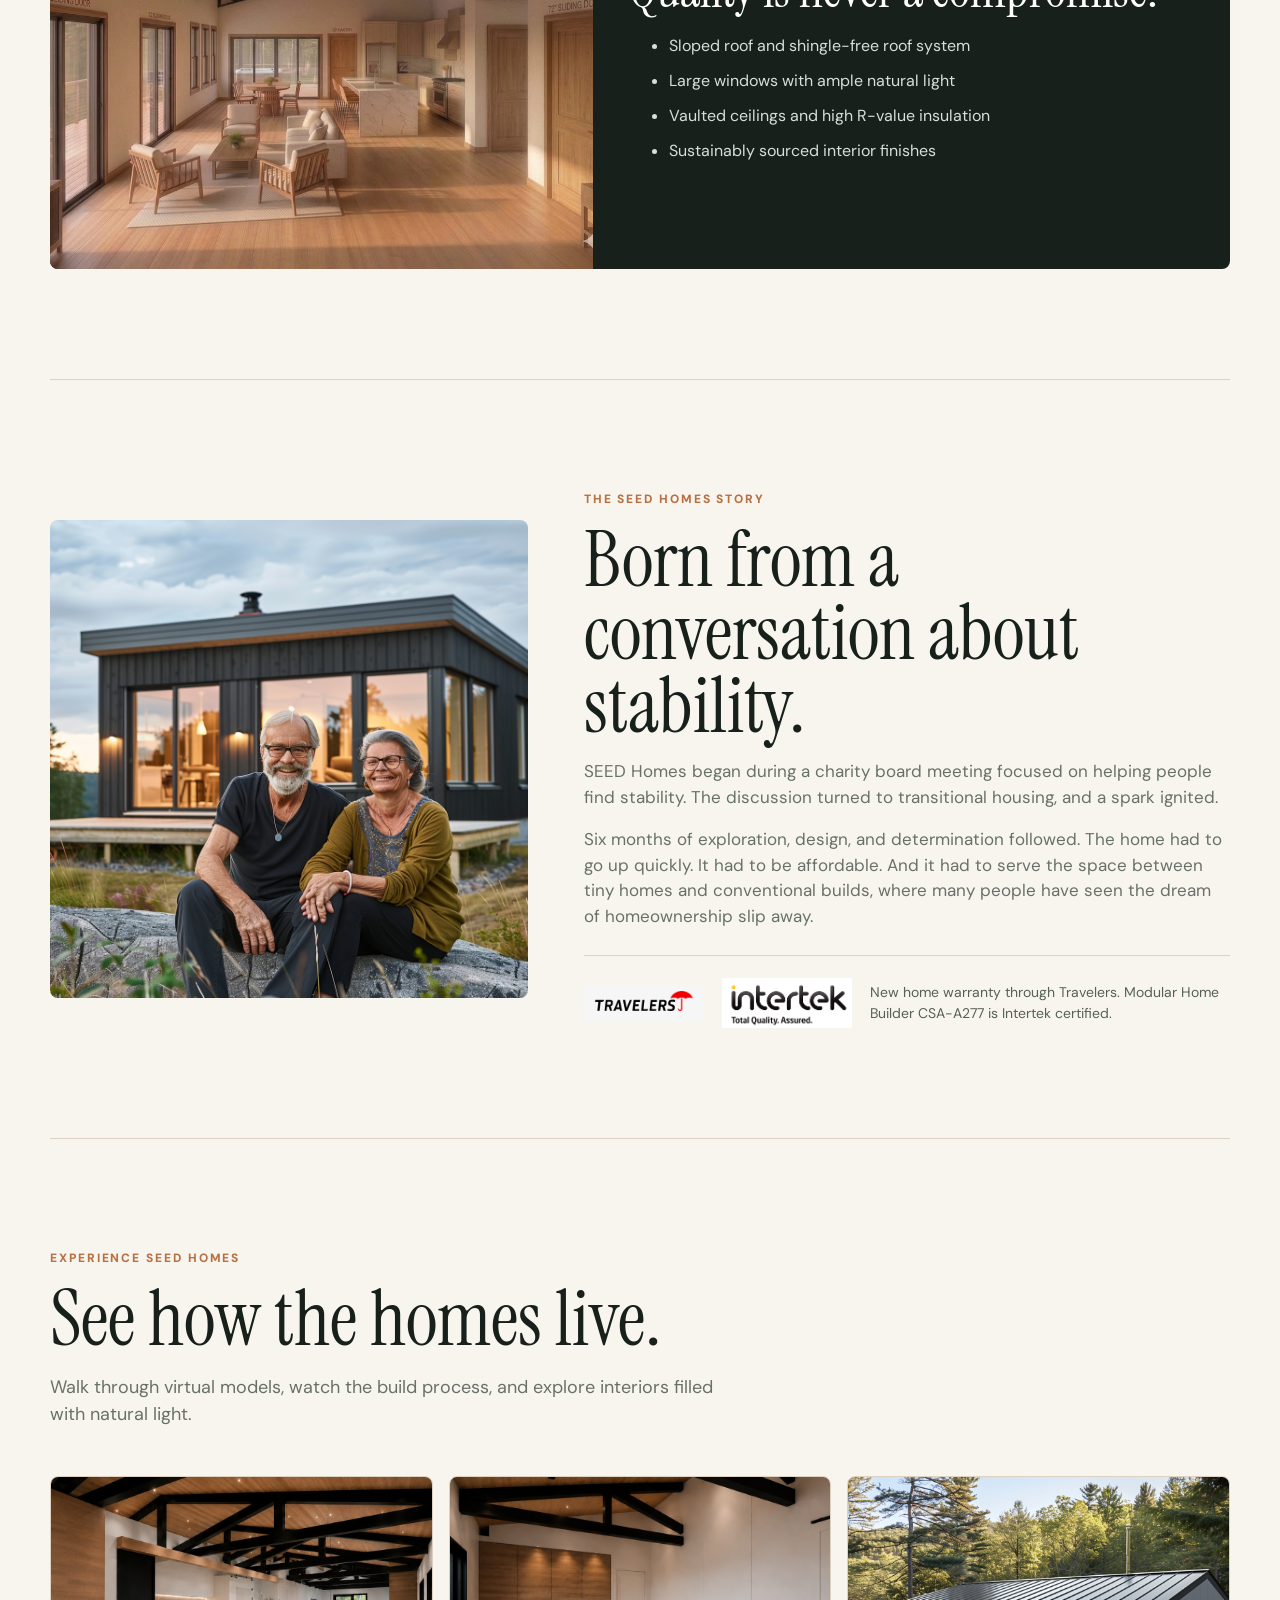
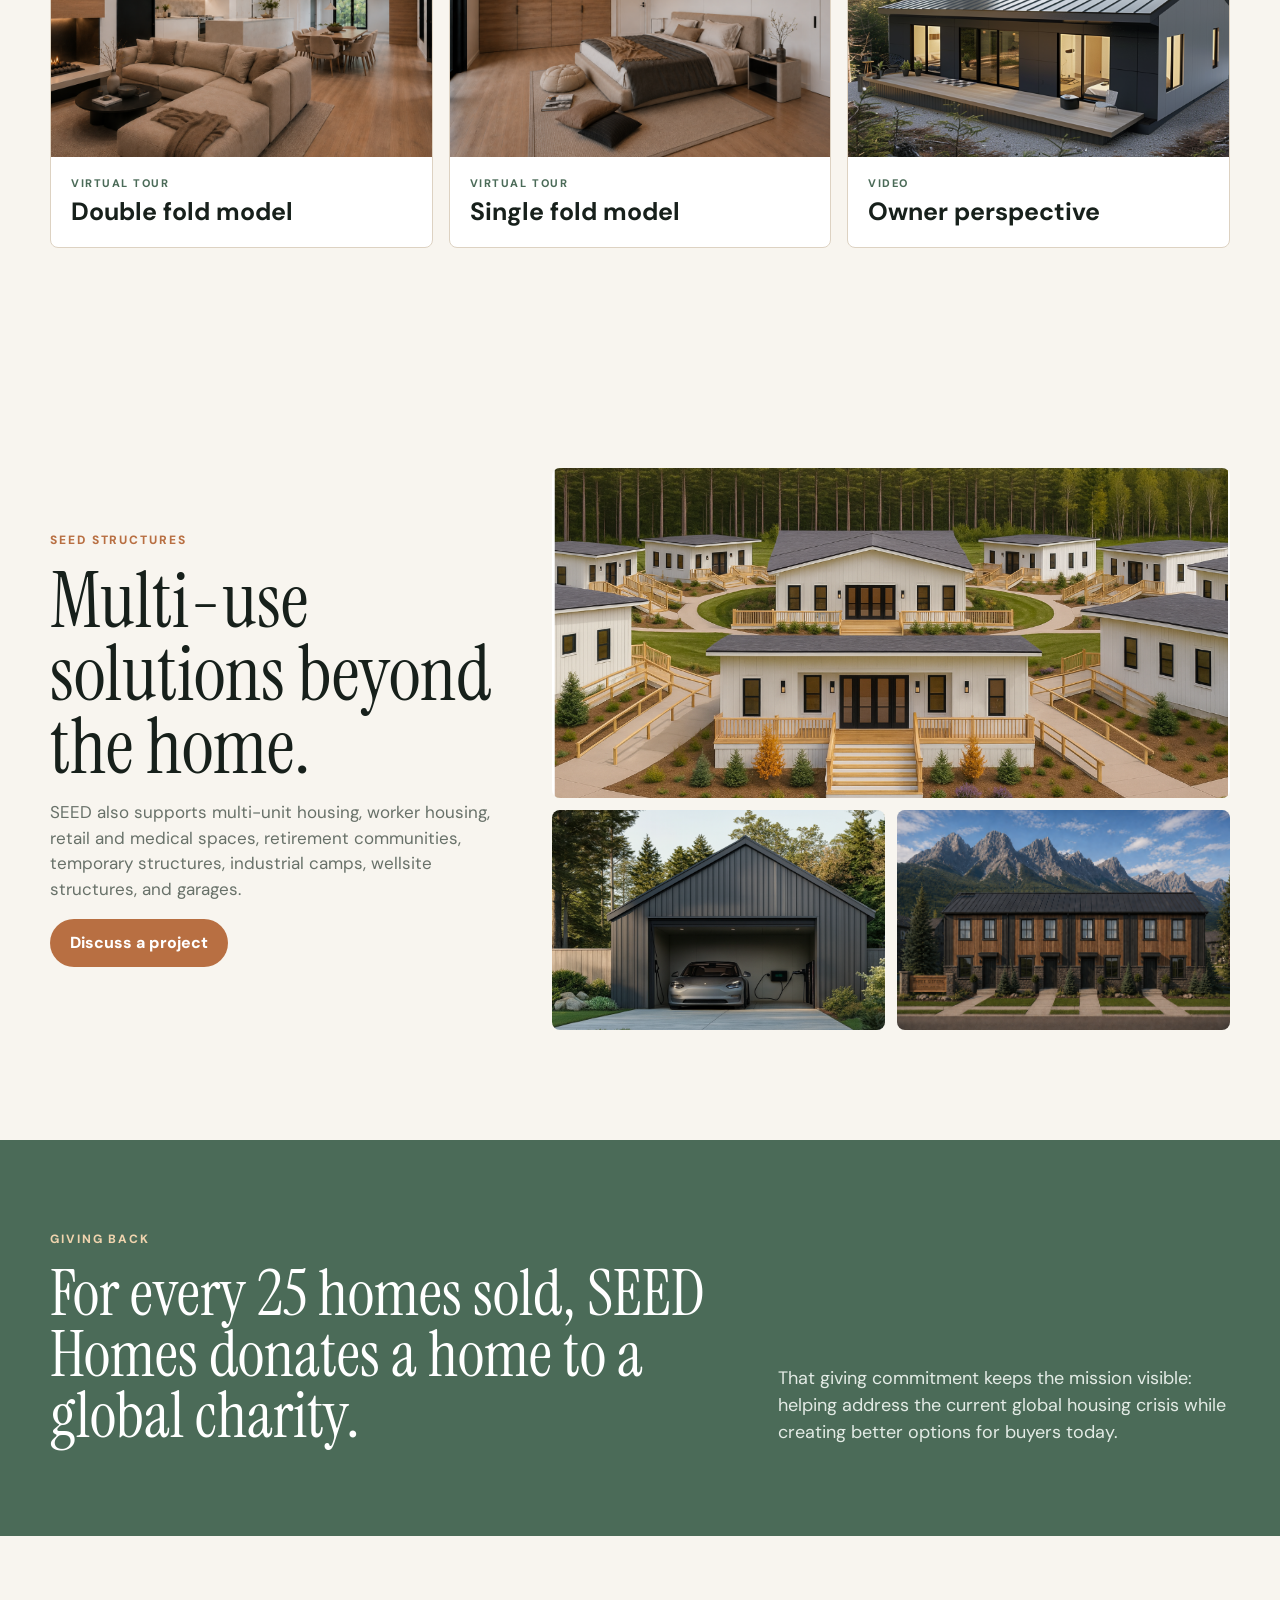
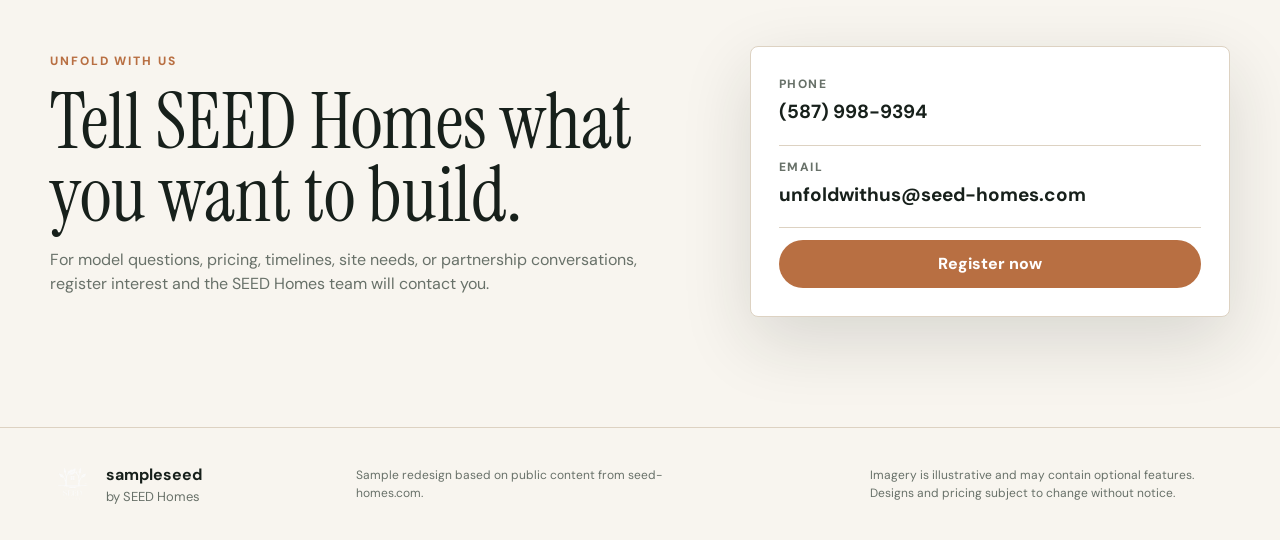
<file: sampleseed/index.html>
<!doctype html>
<html lang="en">
<head>
  <meta charset="utf-8">
  <meta name="viewport" content="width=device-width, initial-scale=1">
  <meta name="description" content="sampleseed is a modern sample sales site for SEED Homes, based on seed-homes.com.">
  <meta name="theme-color" content="#f8f5ef">
  <title>sampleseed | SEED Homes Sample Sales Site</title>
  <link rel="preconnect" href="https://fonts.googleapis.com">
  <link rel="preconnect" href="https://fonts.gstatic.com" crossorigin>
  <link href="https://fonts.googleapis.com/css2?family=DM+Sans:wght@400;500;600;700;800&family=Instrument+Serif:ital@0;1&display=swap" rel="stylesheet">
  <link rel="stylesheet" href="styles.css">
</head>
<body>
  <a class="skip-link" href="#main">Skip to content</a>
  <header class="site-header" id="top">
    <a class="brand" href="#top" aria-label="sampleseed home">
      <img src="assets/live-42.png" alt="SEED Homes logo">
      <span><b>sampleseed</b> by SEED Homes</span>
    </a>
    <button class="menu-toggle" type="button" aria-expanded="false" aria-controls="nav">
      <span></span><span></span><span></span><span class="sr-only">Menu</span>
    </button>
    <nav id="nav" aria-label="Primary navigation">
      <a href="#models">Homes</a>
      <a href="#why">Why SEED</a>
      <a href="#story">Story</a>
      <a href="#tours">Tours</a>
      <a href="#contact">Contact</a>
      <a class="nav-action" href="https://docs.google.com/forms/d/e/1FAIpQLSdCoV6VTbp8VtvxYVGr9_0aSrof22AqHFW0RxCLspmZ84k1Rw/viewform">More info</a>
    </nav>
  </header>

  <main id="main">
    <section class="hero">
      <div class="hero-media" aria-hidden="true">
        <img src="assets/live-23.png" alt="">
      </div>
      <div class="hero-content">
        <p class="eyebrow">Compact homes. Ultimate lifestyle flexibility.</p>
        <h1>The future of living, unfolds.</h1>
        <p>SEED Homes creates sustainable, environmental, economic dwellings for people who want a move-in-ready home with more flexibility, lower maintenance, and a clearer path to ownership.</p>
        <div class="hero-actions">
          <a class="button primary" href="#models">Shop home models</a>
          <a class="button secondary" href="https://seed-homes.myshopify.com">Buy now</a>
        </div>
        <div class="hero-proof" aria-label="SEED Homes highlights">
          <span>Single and double fold designs</span>
          <span>425 to 1,179 sq. ft.</span>
          <span>Patent pending</span>
        </div>
      </div>
    </section>

    <section class="quick-path" aria-label="Buying path">
      <a href="https://seed-homes.myshopify.com">
        <span>Ready to buy?</span>
        <b>Visit the SEED Homes store</b>
      </a>
      <a href="https://docs.google.com/forms/d/e/1FAIpQLSdCoV6VTbp8VtvxYVGr9_0aSrof22AqHFW0RxCLspmZ84k1Rw/viewform">
        <span>Need guidance?</span>
        <b>Request model and pricing help</b>
      </a>
      <a href="https://app.cloudpano.com/tours/J12reXFC4">
        <span>Want to look inside?</span>
        <b>Tour a double fold model</b>
      </a>
    </section>

    <section class="section models-section" id="models">
      <div class="section-header">
        <p class="eyebrow">Featured models</p>
        <h2>Choose the fold that fits your life.</h2>
        <p>SEED Homes are designed to ship compactly, unfold into practical living space, and support long-term lifestyle flexibility.</p>
      </div>

      <div class="fold-layout">
        <article class="fold-copy">
          <span>Single fold</span>
          <h3>One wall folds to increase internal floor space.</h3>
          <p>Ideal for a streamlined first home, guest suite, rental unit, backyard dwelling, or small-footprint lifestyle.</p>
          <img src="assets/live-07.png" alt="Single fold floorplan example">
        </article>
        <div class="model-grid">
          <article class="model-card">
            <img src="assets/live-43.png" alt="Studio SEED Home exterior">
            <div>
              <span>Single fold</span>
              <h3>Studio</h3>
              <p>1 bed / 1 bath / 425 sq. ft.</p>
              <a href="https://docs.google.com/forms/d/e/1FAIpQLSdCoV6VTbp8VtvxYVGr9_0aSrof22AqHFW0RxCLspmZ84k1Rw/viewform">More info</a>
            </div>
          </article>
          <article class="model-card">
            <img src="assets/live-06.png" alt="Parkview SEED Home exterior">
            <div>
              <span>Single fold</span>
              <h3>Parkview</h3>
              <p>2 beds / 1 bath / 595 sq. ft.</p>
              <a href="https://docs.google.com/forms/d/e/1FAIpQLSdCoV6VTbp8VtvxYVGr9_0aSrof22AqHFW0RxCLspmZ84k1Rw/viewform">More info</a>
            </div>
          </article>
        </div>
      </div>

      <div class="fold-layout reverse">
        <article class="fold-copy">
          <span>Double fold</span>
          <h3>Two walls fold to create a larger home footprint.</h3>
          <p>More bedrooms, more shared space, and more flexibility for families, communities, and long-term living.</p>
          <img src="assets/live-22.png" alt="Double fold floorplan example">
        </article>
        <div class="model-grid four">
          <article class="model-card">
            <img src="assets/live-35.png" alt="Fairview SEED Home exterior">
            <div>
              <span>Double fold</span>
              <h3>Fairview</h3>
              <p>2+ beds / 1.5 baths / 938 sq. ft.</p>
              <a href="https://docs.google.com/forms/d/e/1FAIpQLSdCoV6VTbp8VtvxYVGr9_0aSrof22AqHFW0RxCLspmZ84k1Rw/viewform">More info</a>
            </div>
          </article>
          <article class="model-card featured">
            <img src="assets/live-10.png" alt="Haven SEED Home exterior">
            <div>
              <span>Double fold</span>
              <h3>Haven</h3>
              <p>3 beds / 2 baths / 1,179 sq. ft.</p>
              <a href="https://seed-homes.myshopify.com">Buy now</a>
            </div>
          </article>
          <article class="model-card">
            <img src="assets/live-28.png" alt="Nook SEED Home exterior">
            <div>
              <span>Double fold</span>
              <h3>Nook</h3>
              <p>2 beds / 1 bath / 804 sq. ft.</p>
              <a href="https://docs.google.com/forms/d/e/1FAIpQLSdCoV6VTbp8VtvxYVGr9_0aSrof22AqHFW0RxCLspmZ84k1Rw/viewform">More info</a>
            </div>
          </article>
          <article class="model-card">
            <img src="assets/live-19.png" alt="Cove SEED Home exterior">
            <div>
              <span>Double fold</span>
              <h3>Cove</h3>
              <p>2 beds / 2 baths / 1,072 sq. ft.</p>
              <a href="https://docs.google.com/forms/d/e/1FAIpQLSdCoV6VTbp8VtvxYVGr9_0aSrof22AqHFW0RxCLspmZ84k1Rw/viewform">More info</a>
            </div>
          </article>
        </div>
      </div>
    </section>

    <section class="section why-section" id="why">
      <div class="section-header narrow">
        <p class="eyebrow">Why SEED</p>
        <h2>Compact in space, enormous in benefits.</h2>
      </div>
      <div class="benefit-grid">
        <article><b>01</b><h3>Move-in ready</h3><p>Designed as a long-term lifestyle solution with efficient systems throughout and smart home capabilities.</p></article>
        <article><b>02</b><h3>Built for resilience</h3><p>Weather resistant, built with fire-resistant materials, and finished with low-maintenance systems.</p></article>
        <article><b>03</b><h3>Sustainably minded</h3><p>Environmentally friendly construction, sustainably sourced interior finishes, and efficient use of space.</p></article>
        <article><b>04</b><h3>Easy to ship</h3><p>The foldable format supports compact transportation and faster setup than conventional construction paths.</p></article>
      </div>
      <div class="standard-band">
        <img src="assets/live-16.png" alt="Interior SEED Home living space">
        <div>
          <p class="eyebrow">Standard features</p>
          <h3>Quality is never a compromise.</h3>
          <ul>
            <li>Sloped roof and shingle-free roof system</li>
            <li>Large windows with ample natural light</li>
            <li>Vaulted ceilings and high R-value insulation</li>
            <li>Sustainably sourced interior finishes</li>
          </ul>
        </div>
      </div>
    </section>

    <section class="section story-section" id="story">
      <div class="story-image">
        <img src="assets/live-57.png" alt="SEED Home owners outside a home">
      </div>
      <div class="story-copy">
        <p class="eyebrow">The SEED Homes story</p>
        <h2>Born from a conversation about stability.</h2>
        <p>SEED Homes began during a charity board meeting focused on helping people find stability. The discussion turned to transitional housing, and a spark ignited.</p>
        <p>Six months of exploration, design, and determination followed. The home had to go up quickly. It had to be affordable. And it had to serve the space between tiny homes and conventional builds, where many people have seen the dream of homeownership slip away.</p>
        <div class="trust-row">
          <img src="assets/live-21.png" alt="Travelers logo">
          <img src="assets/live-54.png" alt="Intertek Total Quality Assured logo">
          <span>New home warranty through Travelers. Modular Home Builder CSA-A277 is Intertek certified.</span>
        </div>
      </div>
    </section>

    <section class="section tours-section" id="tours">
      <div class="section-header">
        <p class="eyebrow">Experience SEED Homes</p>
        <h2>See how the homes live.</h2>
        <p>Walk through virtual models, watch the build process, and explore interiors filled with natural light.</p>
      </div>
      <div class="tour-grid">
        <a class="tour-card" href="https://app.cloudpano.com/tours/J12reXFC4">
          <img src="assets/live-51.png" alt="Double fold model interior">
          <span>Virtual tour</span>
          <h3>Double fold model</h3>
        </a>
        <a class="tour-card" href="https://app.cloudpano.com/tours/7lorWfSK2">
          <img src="assets/live-31.png" alt="Single fold model bedroom">
          <span>Virtual tour</span>
          <h3>Single fold model</h3>
        </a>
        <a class="tour-card" href="https://www.youtube.com/watch?v=KWPcoiNj6Cc">
          <img src="assets/live-58.png" alt="SEED Home exterior in trees">
          <span>Video</span>
          <h3>Owner perspective</h3>
        </a>
      </div>
    </section>

    <section class="section structures-section">
      <div class="structures-copy">
        <p class="eyebrow">SEED Structures</p>
        <h2>Multi-use solutions beyond the home.</h2>
        <p>SEED also supports multi-unit housing, worker housing, retail and medical spaces, retirement communities, temporary structures, industrial camps, wellsite structures, and garages.</p>
        <a class="button primary" href="https://docs.google.com/forms/d/e/1FAIpQLSdCoV6VTbp8VtvxYVGr9_0aSrof22AqHFW0RxCLspmZ84k1Rw/viewform">Discuss a project</a>
      </div>
      <div class="structures-gallery">
        <img src="assets/live-53.png" alt="SEED community development rendering">
        <img src="assets/live-50.png" alt="SEED garage rendering">
        <img src="assets/live-32.png" alt="Multi-unit SEED structures rendering">
      </div>
    </section>

    <section class="giving">
      <div>
        <p class="eyebrow">Giving back</p>
        <h2>For every 25 homes sold, SEED Homes donates a home to a global charity.</h2>
      </div>
      <p>That giving commitment keeps the mission visible: helping address the current global housing crisis while creating better options for buyers today.</p>
    </section>

    <section class="contact-section" id="contact">
      <div>
        <p class="eyebrow">Unfold with us</p>
        <h2>Tell SEED Homes what you want to build.</h2>
        <p>For model questions, pricing, timelines, site needs, or partnership conversations, register interest and the SEED Homes team will contact you.</p>
      </div>
      <div class="contact-panel">
        <a href="tel:587-998-9394"><span>Phone</span><b>(587) 998-9394</b></a>
        <a href="mailto:unfoldwithus@seed-homes.com"><span>Email</span><b>unfoldwithus@seed-homes.com</b></a>
        <a class="button primary" href="https://docs.google.com/forms/d/e/1FAIpQLSdCoV6VTbp8VtvxYVGr9_0aSrof22AqHFW0RxCLspmZ84k1Rw/viewform">Register now</a>
      </div>
    </section>
  </main>

  <footer>
    <a class="brand" href="#top">
      <img src="assets/live-42.png" alt="">
      <span><b>sampleseed</b> by SEED Homes</span>
    </a>
    <p>Sample redesign based on public content from seed-homes.com.</p>
    <p>Imagery is illustrative and may contain optional features. Designs and pricing subject to change without notice.</p>
  </footer>

  <script src="script.js"></script>
</body>
</html>
</file>
<file: styles.css>
:root{--ink:#08131f;--ink-2:#0d1c2b;--panel:#132538;--line:#263b4e;--paper:#f3f0e8;--white:#fff;--muted:#a9b6c2;--cyan:#23c4d7;--orange:#ff762b;--lime:#c8db78;--max:1180px;--radius:20px}
*{box-sizing:border-box}html{scroll-behavior:smooth}body{margin:0;background:var(--ink);color:var(--white);font-family:"DM Sans",Arial,sans-serif;line-height:1.55;overflow-x:hidden}img{display:block;max-width:100%}a{color:inherit;text-decoration:none}button{font:inherit}.container{width:min(calc(100% - 40px),var(--max));margin-inline:auto}.sr-only{position:absolute;width:1px;height:1px;padding:0;margin:-1px;overflow:hidden;clip:rect(0,0,0,0);white-space:nowrap;border:0}.skip-link{position:fixed;left:16px;top:-60px;background:#fff;color:#000;padding:10px 15px;z-index:1000}.skip-link:focus{top:16px}
.site-header{position:fixed;top:0;inset-inline:0;z-index:100;background:linear-gradient(180deg,rgba(8,19,31,.95),rgba(8,19,31,.55),transparent);transition:.25s}.site-header.scrolled{background:rgba(8,19,31,.94);backdrop-filter:blur(14px);border-bottom:1px solid rgba(255,255,255,.08)}.nav-shell{width:min(calc(100% - 40px),var(--max));height:88px;margin:auto;display:flex;align-items:center;justify-content:space-between}.brand{display:flex;align-items:center;gap:11px;font-family:Manrope,sans-serif;font-size:13px;letter-spacing:.18em}.brand img{width:39px;height:43px;object-fit:contain}.brand b{display:block;font-weight:500;font-size:9px;letter-spacing:.39em;color:var(--muted)}nav{display:flex;align-items:center;gap:30px;font-size:14px}nav>a{color:#cbd4db;transition:.2s}nav>a:hover{color:#fff}.nav-cta{border:1px solid rgba(255,255,255,.35);border-radius:99px;padding:11px 18px;color:#fff}.nav-cta:hover{border-color:var(--cyan)}.menu-toggle{display:none;background:none;border:0;color:#fff;padding:9px}.menu-toggle span:not(.sr-only){display:block;width:24px;height:2px;background:currentColor;margin:5px}
.hero{position:relative;min-height:800px;padding:160px 0 86px;background:radial-gradient(circle at 77% 24%,#173651 0,transparent 31%),linear-gradient(135deg,#08131f 30%,#0c1b29 100%);isolation:isolate;overflow:hidden}.hero:before{content:"";position:absolute;inset:0;background-image:linear-gradient(rgba(255,255,255,.025) 1px,transparent 1px),linear-gradient(90deg,rgba(255,255,255,.025) 1px,transparent 1px);background-size:64px 64px;mask-image:linear-gradient(to bottom,#000,transparent 80%);z-index:-1}.hero-glow{position:absolute;width:520px;height:520px;border:1px solid rgba(35,196,215,.12);border-radius:50%;right:-170px;top:100px;box-shadow:0 0 0 110px rgba(35,196,215,.025),0 0 0 220px rgba(35,196,215,.018)}.hero-grid{display:grid;grid-template-columns:1.05fr .95fr;gap:86px;align-items:center}.eyebrow{margin:0 0 20px;color:var(--cyan);text-transform:uppercase;font-weight:700;letter-spacing:.22em;font-size:12px}.hero h1,.section h2,.contact h2{font-family:Manrope,sans-serif;letter-spacing:-.055em;line-height:.99;margin:0}.hero h1{font-size:clamp(54px,6.5vw,92px);max-width:780px}.hero h1 span{display:block;color:var(--cyan)}.hero-lede{font-size:19px;max-width:625px;color:#b9c5cf;margin:30px 0}.hero-actions{display:flex;flex-wrap:wrap;gap:12px}.button{display:inline-flex;align-items:center;justify-content:center;gap:20px;border-radius:99px;padding:15px 22px;font-weight:700;font-size:14px;transition:transform .2s,background .2s}.button:hover{transform:translateY(-2px)}.button-primary{background:var(--orange);color:#10151a}.button-ghost{border:1px solid rgba(255,255,255,.25)}.button-ghost:hover{background:rgba(255,255,255,.07)}.hero-proof{display:grid;grid-template-columns:repeat(3,1fr);gap:20px;margin-top:48px;padding-top:25px;border-top:1px solid rgba(255,255,255,.12)}.hero-proof strong{display:block;font:700 20px Manrope,sans-serif}.hero-proof span{display:block;color:var(--muted);font-size:12px;line-height:1.35;margin-top:5px}.hero-visual{position:relative}.hero-image-wrap{border-radius:150px 150px 18px 18px;overflow:hidden;height:575px;background:#11273b;box-shadow:0 35px 70px rgba(0,0,0,.4);border:1px solid rgba(255,255,255,.14)}.hero-image-wrap img{width:100%;height:100%;object-fit:cover}.hero-card{position:absolute;left:-70px;bottom:35px;width:290px;background:rgba(13,28,43,.93);backdrop-filter:blur(15px);border:1px solid var(--line);padding:24px;border-radius:16px;box-shadow:0 20px 35px rgba(0,0,0,.32)}.hero-card span{color:var(--orange);text-transform:uppercase;letter-spacing:.17em;font-size:10px;font-weight:700}.hero-card p{margin:8px 0 0;font:600 16px/1.45 Manrope,sans-serif}.scroll-cue{position:absolute;bottom:28px;left:50%;transform:translateX(-50%);display:flex;align-items:center;gap:10px;color:#7f91a0;font-size:10px;letter-spacing:.2em;text-transform:uppercase}.scroll-cue span{width:42px;height:1px;background:var(--cyan)}
.signal-band{background:var(--paper);color:var(--ink);padding:34px 0}.signal-grid{display:grid;grid-template-columns:repeat(4,1fr)}.signal{padding:0 28px;border-right:1px solid #d8d3c9}.signal:first-child{padding-left:0}.signal:last-child{border:0}.signal b{display:block;font:800 27px Manrope,sans-serif;letter-spacing:-.04em}.signal span{color:#59636b;font-size:12px}
.section{padding:120px 0}.section-heading{max-width:760px;margin-bottom:55px}.section-heading h2,.contact h2{font-size:clamp(42px,5vw,70px)}.section-heading>p:last-child{color:var(--muted);font-size:17px;max-width:660px}.split-heading{max-width:none;display:grid;grid-template-columns:1.1fr .9fr;gap:100px;align-items:end}.split-heading>p{margin:0 0 4px}.problem{background:var(--ink-2)}.story-grid{display:grid;grid-template-columns:repeat(3,1fr);gap:18px}.story-card{min-height:320px;background:var(--panel);border:1px solid var(--line);border-radius:var(--radius);padding:30px;display:flex;flex-direction:column;transition:.25s}.story-card:hover{transform:translateY(-5px);border-color:#3a566d}.story-number{color:var(--cyan);font:700 12px Manrope,sans-serif;letter-spacing:.16em}.story-card h3{font:700 24px Manrope,sans-serif;margin:50px 0 10px}.story-card p{color:var(--muted);margin:0}.story-card strong{margin-top:auto;color:var(--orange);font-size:13px}
.models{background:var(--paper);color:var(--ink)}.models .eyebrow{color:#0c8d9b}.models .section-heading>p:last-child{color:#59636b}.model-grid{display:grid;grid-template-columns:repeat(3,1fr);gap:17px}.model-card{position:relative;min-height:430px;border-radius:var(--radius);overflow:hidden;background:#112333;color:#fff}.model-card img{width:100%;height:100%;object-fit:cover;position:absolute;inset:0;transition:transform .5s}.model-card:after{content:"";position:absolute;inset:20% 0 0;background:linear-gradient(transparent,rgba(3,12,20,.94))}.model-card:hover img{transform:scale(1.035)}.model-card>div{position:absolute;z-index:2;left:26px;right:26px;bottom:25px}.model-card span{color:var(--cyan);text-transform:uppercase;letter-spacing:.18em;font-size:10px;font-weight:800}.model-card h3{font:700 30px Manrope,sans-serif;margin:4px 0}.model-card p{margin:0;font-weight:600}.model-card small{color:#bdc7cf}.model-card.featured{outline:3px solid var(--orange);outline-offset:-3px}
.platform{background:#07111b}.platform-grid{display:grid;grid-template-columns:1.03fr .97fr;gap:80px;align-items:center}.platform-image{position:relative}.platform-image img{border-radius:var(--radius);min-height:540px;object-fit:cover}.location-chip{position:absolute;left:24px;bottom:24px;border:1px solid rgba(255,255,255,.2);background:rgba(8,19,31,.88);backdrop-filter:blur(10px);border-radius:99px;padding:11px 16px;display:flex;align-items:center;gap:9px;font-size:12px}.location-chip span{width:8px;height:8px;border-radius:50%;background:var(--orange);box-shadow:0 0 0 5px rgba(255,118,43,.18)}.platform-copy h2{font-size:clamp(45px,5vw,72px)}.platform-copy>p:not(.eyebrow){color:var(--muted);font-size:17px}.timeline{margin-top:35px;border-left:1px solid #395268}.timeline div{position:relative;padding:0 0 27px 28px}.timeline div:before{content:"";position:absolute;left:-5px;top:7px;width:9px;height:9px;border-radius:50%;background:var(--cyan)}.timeline div:last-child{padding-bottom:0}.timeline span,.timeline b,.timeline small{display:block}.timeline span{color:var(--cyan);font-size:11px;text-transform:uppercase;letter-spacing:.16em}.timeline b{font:700 21px Manrope,sans-serif;margin:3px 0}.timeline small{color:var(--muted)}
.economics{background:var(--ink-2)}.economics-grid{display:grid;grid-template-columns:repeat(4,1fr);gap:14px}.metric-card{min-height:220px;border-radius:var(--radius);padding:25px;background:var(--panel);border:1px solid var(--line);display:flex;flex-direction:column}.metric-card span{color:var(--muted);font-size:13px}.metric-card strong{font:800 clamp(38px,4vw,55px) Manrope,sans-serif;letter-spacing:-.055em;margin:auto 0}.metric-card small{color:#91a1ae}.metric-card.cyan strong{color:var(--cyan)}.metric-card.orange strong{color:var(--orange)}.positioning{margin-top:16px;background:#f3f0e8;color:var(--ink);border-radius:var(--radius);padding:35px}.positioning>p:first-child{display:grid;grid-template-columns:auto 1fr auto 1fr auto;align-items:center;gap:12px;color:#68717a;font-size:12px}.positioning>p:first-child b{height:1px;background:#c9c4bb}.seed-pin{color:#08131f;background:var(--lime);padding:7px 12px;border-radius:99px;font-weight:800}.positioning h3{font:800 clamp(25px,3vw,38px) Manrope,sans-serif;letter-spacing:-.04em;margin:22px 0 6px}.positioning>p:last-child{color:#59636b;max-width:700px;margin:0}
.forged{background:#171a1d}.forged-grid{display:grid;grid-template-columns:.7fr 1.3fr;gap:70px;align-items:center}.forged-copy h2{font-size:clamp(48px,6vw,78px)}.forged-copy>p:not(.eyebrow){color:#b7bdc2;font-size:17px}.quiet-label{display:block;color:#8b949b;font-size:11px;text-transform:uppercase;letter-spacing:.15em;margin-top:35px}.forged-gallery{display:grid;grid-template-columns:1fr 1fr;gap:12px}.forged-gallery img{height:200px;width:100%;object-fit:cover;border-radius:12px}.forged-gallery .forged-main{grid-column:span 2;height:400px}
.team{background:var(--paper);color:var(--ink)}.team .eyebrow{color:#0d8f9f}.team .section-heading>p:last-child{color:#58636d}.principal-grid{display:grid;grid-template-columns:1fr 1fr;gap:18px}.principal{display:grid;grid-template-columns:180px 1fr;gap:28px;padding:18px;border:1px solid #d6d1c6;border-radius:var(--radius);align-items:center}.principal img{width:180px;height:220px;border-radius:12px;object-fit:cover}.principal span{color:#0c8998;text-transform:uppercase;letter-spacing:.12em;font-size:10px;font-weight:700}.principal h3{font:700 23px Manrope,sans-serif;margin:8px 0}.principal p{color:#626b73;font-size:14px}.advisor-drawer{margin-top:18px;border:1px solid #d6d1c6;border-radius:var(--radius);overflow:hidden}.advisor-drawer summary{cursor:pointer;list-style:none;padding:22px 25px;font-weight:700;display:flex;justify-content:space-between}.advisor-drawer summary::-webkit-details-marker{display:none}.advisor-drawer[open] summary span{transform:rotate(45deg)}.advisor-drawer summary span{transition:.2s}.advisor-grid{display:grid;grid-template-columns:repeat(5,1fr);gap:15px;padding:5px 25px 25px}.advisor-grid img{width:100%;aspect-ratio:1;object-fit:cover;border-radius:10px;object-position:center 22%}.advisor-grid h3{font:700 15px Manrope,sans-serif;margin:10px 0 2px}.advisor-grid p{font-size:11px;color:#68727a;margin:0}
.full-deck{background:#0a1723}.deck-intro{display:grid;grid-template-columns:1.05fr .95fr;gap:90px;align-items:end;margin-bottom:38px}.deck-intro h2{font-size:clamp(44px,5.4vw,76px)}.deck-intro>div:last-child>p{color:var(--muted);font-size:17px;margin:0 0 24px}.deck-index{display:flex;flex-wrap:wrap;gap:8px;margin-bottom:42px;padding:18px;border:1px solid var(--line);border-radius:16px;background:rgba(255,255,255,.025)}.deck-index span{border:1px solid #365066;border-radius:99px;padding:8px 12px;color:#a8b7c3;font-size:11px}.deck-grid{display:grid;grid-template-columns:repeat(2,1fr);gap:22px}.deck-page{margin:0;border-radius:18px;overflow:hidden;background:var(--panel);border:1px solid var(--line);transition:transform .25s,border-color .25s}.deck-page:hover{transform:translateY(-4px);border-color:#47657c}.deck-page a{display:block;background:#050b10;aspect-ratio:16/9;overflow:hidden}.deck-page img{width:100%;height:100%;object-fit:contain}.deck-page figcaption{display:flex;flex-direction:column;gap:4px;padding:17px 20px 19px}.deck-page figcaption span{color:var(--cyan);font-size:10px;letter-spacing:.14em;text-transform:uppercase;font-weight:700}.deck-page figcaption b{font:700 16px Manrope,sans-serif}.deck-note{display:grid;grid-template-columns:120px 1fr;gap:24px;margin-top:28px;border-left:3px solid var(--orange);background:#101f2d;padding:22px 25px;border-radius:0 12px 12px 0}.deck-note b{color:var(--orange);text-transform:uppercase;letter-spacing:.15em;font-size:11px}.deck-note p{margin:0;color:#93a3af;font-size:12px}
.contact{padding:110px 0;background:var(--cyan);color:#07131e}.contact-grid{display:grid;grid-template-columns:1.1fr .9fr;gap:100px;align-items:center}.contact .eyebrow{color:#0b5260}.contact h2{max-width:700px}.contact-copy>p:last-child{max-width:600px}.contact-cards{display:grid;gap:12px}.contact-cards a{background:#07131e;color:#fff;border-radius:16px;padding:22px 25px;display:flex;flex-direction:column;transition:transform .2s}.contact-cards a:hover{transform:translateX(5px)}.contact-cards span{font-size:12px;color:#9db0bd}.contact-cards b{font-size:16px;margin:4px 0}.contact-cards small{color:var(--orange)}footer{padding:42px 0;background:#050d14}.footer-grid{display:grid;grid-template-columns:1fr 1fr 1fr;align-items:center;color:#8fa0ad;font-size:12px}.footer-grid>p:nth-child(2){text-align:center}.footer-grid>p:last-child{text-align:right}.disclaimer{margin-top:28px;padding-top:20px;border-top:1px solid rgba(255,255,255,.1);font-size:10px;line-height:1.5;color:#647784}
.reveal{opacity:0;transform:translateY(22px);transition:opacity .65s ease,transform .65s ease}.reveal.in-view{opacity:1;transform:none}
@media (prefers-reduced-motion:reduce){html{scroll-behavior:auto}.reveal{opacity:1;transform:none;transition:none}.model-card img,.button{transition:none}}
@media (max-width:900px){.menu-toggle{display:block;z-index:2}.site-header nav{position:fixed;inset:0 0 auto;background:#08131f;padding:105px 25px 35px;display:none;flex-direction:column;align-items:flex-start;border-bottom:1px solid var(--line)}.site-header nav.open{display:flex}.hero{padding-top:135px}.hero-grid,.platform-grid,.split-heading,.forged-grid,.contact-grid,.deck-intro{grid-template-columns:1fr;gap:55px}.hero-visual{max-width:560px;margin:auto}.hero-card{left:-15px}.signal-grid{grid-template-columns:repeat(2,1fr);gap:25px}.signal:nth-child(2){border-right:0}.story-grid,.model-grid{grid-template-columns:repeat(2,1fr)}.economics-grid{grid-template-columns:repeat(2,1fr)}.principal-grid{grid-template-columns:1fr}.advisor-grid{grid-template-columns:repeat(3,1fr)}.section{padding:90px 0}}
@media (max-width:600px){.container,.nav-shell{width:min(calc(100% - 28px),var(--max))}.nav-shell{height:72px}.hero{min-height:auto;padding:120px 0 75px}.hero h1{font-size:50px}.hero-lede{font-size:17px}.hero-grid{gap:45px}.hero-image-wrap{height:450px}.hero-card{position:relative;left:auto;bottom:auto;width:calc(100% - 26px);margin:-45px auto 0}.hero-proof{gap:12px}.hero-proof strong{font-size:17px}.hero-proof span{font-size:10px}.scroll-cue{display:none}.signal-grid{grid-template-columns:1fr 1fr}.signal{padding:0 12px}.signal:nth-child(3){padding-left:0}.section{padding:75px 0}.section-heading{margin-bottom:38px}.section-heading h2,.contact h2{font-size:42px}.story-grid,.model-grid,.economics-grid,.deck-grid{grid-template-columns:1fr}.story-card{min-height:270px}.model-card{min-height:390px}.platform-image img{min-height:380px}.forged-gallery .forged-main{height:280px}.forged-gallery img{height:140px}.principal{grid-template-columns:100px 1fr;gap:18px}.principal img{width:100px;height:145px}.principal p{display:none}.advisor-grid{grid-template-columns:repeat(2,1fr)}.deck-intro{gap:25px}.deck-page figcaption{padding:14px 16px}.deck-note{grid-template-columns:1fr;gap:7px}.contact{padding:75px 0}.footer-grid{grid-template-columns:1fr;gap:15px}.footer-grid>p:nth-child(2),.footer-grid>p:last-child{text-align:left}.positioning{padding:25px}.positioning>p:first-child{grid-template-columns:auto 1fr auto}.positioning>p:first-child b:nth-of-type(2),.positioning>p:first-child span:last-child{display:none}}
</file>
<file: sampleseed/styles.css>
:root {
  --ink: #17201b;
  --muted: #687169;
  --paper: #f8f5ef;
  --cream: #efe7da;
  --white: #ffffff;
  --sage: #4b6b58;
  --clay: #b86f42;
  --gold: #c59a55;
  --line: #ddd2c2;
  --shadow: 0 24px 70px rgba(31, 35, 29, 0.14);
  --max: 1180px;
}

* { box-sizing: border-box; }
html { scroll-behavior: smooth; }
body {
  margin: 0;
  background: var(--paper);
  color: var(--ink);
  font-family: "DM Sans", Arial, sans-serif;
  line-height: 1.5;
}
img { display: block; max-width: 100%; }
a { color: inherit; text-decoration: none; }
button { font: inherit; }
.skip-link {
  position: fixed;
  left: 16px;
  top: -60px;
  z-index: 20;
  background: var(--ink);
  color: var(--white);
  padding: 10px 14px;
}
.skip-link:focus { top: 16px; }
.sr-only {
  position: absolute;
  width: 1px;
  height: 1px;
  overflow: hidden;
  clip: rect(0, 0, 0, 0);
}

.site-header {
  position: fixed;
  top: 0;
  left: 0;
  right: 0;
  z-index: 10;
  height: 76px;
  display: flex;
  align-items: center;
  justify-content: space-between;
  padding: 0 max(22px, calc((100vw - var(--max)) / 2));
  background: rgba(248, 245, 239, 0.9);
  border-bottom: 1px solid rgba(221, 210, 194, 0.7);
  backdrop-filter: blur(16px);
}
.brand {
  display: flex;
  align-items: center;
  gap: 12px;
  font-size: 13px;
  color: var(--muted);
}
.brand img {
  width: 44px;
  height: 44px;
  object-fit: contain;
  border-radius: 8px;
}
.brand b {
  display: block;
  color: var(--ink);
  font-size: 16px;
}
nav {
  display: flex;
  align-items: center;
  gap: 24px;
  font-size: 14px;
  font-weight: 700;
}
nav a { color: #3f4a42; }
.nav-action {
  background: var(--ink);
  color: var(--white);
  padding: 11px 16px;
  border-radius: 999px;
}
.menu-toggle {
  display: none;
  border: 0;
  background: transparent;
  padding: 8px;
}
.menu-toggle span:not(.sr-only) {
  display: block;
  width: 24px;
  height: 2px;
  background: var(--ink);
  margin: 5px 0;
}

.hero {
  min-height: 760px;
  display: grid;
  grid-template-columns: 1.05fr 0.95fr;
  align-items: stretch;
  padding-top: 76px;
}
.hero-media { min-height: 680px; overflow: hidden; }
.hero-media img {
  width: 100%;
  height: 100%;
  object-fit: cover;
}
.hero-content {
  align-self: center;
  padding: 70px max(24px, calc((100vw - var(--max)) / 2)) 70px 76px;
}
.eyebrow {
  margin: 0 0 16px;
  color: var(--clay);
  font-size: 12px;
  font-weight: 800;
  letter-spacing: 0.16em;
  text-transform: uppercase;
}
h1, h2 {
  margin: 0;
  font-family: "Instrument Serif", Georgia, serif;
  font-weight: 400;
  line-height: 0.95;
}
h1 { font-size: clamp(62px, 8vw, 112px); max-width: 650px; }
h2 { font-size: clamp(42px, 6vw, 78px); }
h3 { margin: 0; line-height: 1.1; }
.hero-content > p:not(.eyebrow) {
  color: #4f5b52;
  font-size: 19px;
  max-width: 600px;
  margin: 26px 0;
}
.hero-actions, .quick-path, .contact-panel { display: flex; gap: 12px; flex-wrap: wrap; }
.button {
  display: inline-flex;
  align-items: center;
  justify-content: center;
  min-height: 48px;
  border-radius: 999px;
  padding: 0 20px;
  font-weight: 800;
  transition: transform 0.2s ease, background 0.2s ease;
}
.button:hover { transform: translateY(-2px); }
.primary { background: var(--clay); color: var(--white); }
.secondary { background: var(--ink); color: var(--white); }
.hero-proof {
  display: flex;
  gap: 10px;
  flex-wrap: wrap;
  margin-top: 34px;
}
.hero-proof span {
  border: 1px solid var(--line);
  background: var(--white);
  padding: 9px 12px;
  border-radius: 999px;
  color: #4d5b51;
  font-size: 13px;
  font-weight: 700;
}

.quick-path {
  width: min(calc(100% - 40px), var(--max));
  margin: -54px auto 0;
  position: relative;
  z-index: 2;
  align-items: stretch;
}
.quick-path a {
  flex: 1 1 260px;
  background: var(--ink);
  color: var(--white);
  padding: 23px 24px;
  border-radius: 8px;
  box-shadow: var(--shadow);
}
.quick-path span {
  display: block;
  color: #b7c3ba;
  font-size: 12px;
  text-transform: uppercase;
  letter-spacing: 0.12em;
  font-weight: 800;
}
.quick-path b { display: block; margin-top: 5px; font-size: 18px; }

.section {
  width: min(calc(100% - 40px), var(--max));
  margin: 0 auto;
  padding: 110px 0;
}
.section-header {
  max-width: 820px;
  margin-bottom: 48px;
}
.section-header.narrow { max-width: 720px; }
.section-header > p:last-child {
  color: var(--muted);
  font-size: 18px;
  max-width: 680px;
}
.fold-layout {
  display: grid;
  grid-template-columns: 0.42fr 0.58fr;
  gap: 28px;
  margin-top: 28px;
  align-items: stretch;
}
.fold-layout.reverse { grid-template-columns: 0.36fr 0.64fr; }
.fold-copy {
  background: var(--cream);
  border: 1px solid var(--line);
  border-radius: 8px;
  padding: 28px;
  display: flex;
  flex-direction: column;
  gap: 16px;
}
.fold-copy span, .model-card span, .tour-card span {
  color: var(--sage);
  font-size: 11px;
  text-transform: uppercase;
  letter-spacing: 0.14em;
  font-weight: 800;
}
.fold-copy h3 { font-size: 28px; }
.fold-copy p { color: var(--muted); margin: 0; }
.fold-copy img {
  margin-top: auto;
  background: var(--white);
  border-radius: 8px;
}
.model-grid {
  display: grid;
  grid-template-columns: repeat(2, minmax(0, 1fr));
  gap: 16px;
}
.model-grid.four { grid-template-columns: repeat(4, minmax(0, 1fr)); }
.model-card {
  background: var(--white);
  border: 1px solid var(--line);
  border-radius: 8px;
  overflow: hidden;
  box-shadow: 0 12px 40px rgba(34, 40, 34, 0.08);
}
.model-card.featured { border-color: var(--clay); box-shadow: var(--shadow); }
.model-card img {
  width: 100%;
  height: 230px;
  object-fit: cover;
}
.model-card div { padding: 20px; }
.model-card h3 { font-size: 26px; margin: 7px 0; }
.model-card p { color: var(--muted); margin: 0 0 17px; }
.model-card a {
  display: inline-flex;
  color: var(--clay);
  font-weight: 800;
}

.why-section { padding-top: 80px; }
.benefit-grid {
  display: grid;
  grid-template-columns: repeat(4, minmax(0, 1fr));
  gap: 14px;
}
.benefit-grid article {
  background: var(--white);
  border: 1px solid var(--line);
  border-radius: 8px;
  padding: 24px;
}
.benefit-grid b {
  color: var(--clay);
  font-size: 12px;
}
.benefit-grid h3 { font-size: 22px; margin-top: 34px; }
.benefit-grid p { color: var(--muted); margin-bottom: 0; }
.standard-band {
  display: grid;
  grid-template-columns: 0.95fr 1.05fr;
  gap: 36px;
  align-items: center;
  margin-top: 22px;
  background: var(--ink);
  color: var(--white);
  border-radius: 8px;
  overflow: hidden;
}
.standard-band img {
  width: 100%;
  height: 430px;
  object-fit: cover;
}
.standard-band div { padding: 34px 42px 34px 0; }
.standard-band h3 {
  font-family: "Instrument Serif", Georgia, serif;
  font-size: clamp(36px, 4vw, 58px);
  font-weight: 400;
}
.standard-band li { margin: 11px 0; color: #d8ded8; }

.story-section {
  display: grid;
  grid-template-columns: 0.85fr 1.15fr;
  gap: 56px;
  align-items: center;
  border-top: 1px solid var(--line);
  border-bottom: 1px solid var(--line);
}
.story-image img {
  width: 100%;
  aspect-ratio: 1;
  object-fit: cover;
  border-radius: 8px;
}
.story-copy p:not(.eyebrow) {
  color: var(--muted);
  font-size: 17px;
}
.trust-row {
  display: grid;
  grid-template-columns: 120px 130px 1fr;
  gap: 18px;
  align-items: center;
  margin-top: 26px;
  padding-top: 22px;
  border-top: 1px solid var(--line);
  color: #566157;
  font-size: 14px;
}
.trust-row img {
  max-height: 54px;
  object-fit: contain;
}

.tour-grid {
  display: grid;
  grid-template-columns: repeat(3, minmax(0, 1fr));
  gap: 16px;
}
.tour-card {
  background: var(--white);
  border-radius: 8px;
  border: 1px solid var(--line);
  overflow: hidden;
}
.tour-card img {
  width: 100%;
  height: 280px;
  object-fit: cover;
}
.tour-card span, .tour-card h3 { display: block; margin-left: 20px; margin-right: 20px; }
.tour-card span { margin-top: 18px; }
.tour-card h3 { font-size: 25px; margin-top: 6px; margin-bottom: 22px; }

.structures-section {
  display: grid;
  grid-template-columns: 0.8fr 1.2fr;
  gap: 50px;
  align-items: center;
}
.structures-copy p:not(.eyebrow) { color: var(--muted); font-size: 17px; }
.structures-gallery {
  display: grid;
  grid-template-columns: 1fr 1fr;
  gap: 12px;
}
.structures-gallery img {
  width: 100%;
  height: 220px;
  object-fit: cover;
  border-radius: 8px;
}
.structures-gallery img:first-child { grid-column: span 2; height: 330px; }

.giving {
  background: var(--sage);
  color: var(--white);
  display: grid;
  grid-template-columns: 1.2fr 0.8fr;
  gap: 50px;
  align-items: end;
  padding: 90px max(24px, calc((100vw - var(--max)) / 2));
}
.giving .eyebrow { color: #f0d4ae; }
.giving h2 { font-size: clamp(38px, 5vw, 70px); }
.giving p:last-child {
  color: #e3ebe5;
  font-size: 18px;
  margin: 0;
}

.contact-section {
  width: min(calc(100% - 40px), var(--max));
  margin: 0 auto;
  padding: 110px 0;
  display: grid;
  grid-template-columns: 1fr 0.75fr;
  gap: 60px;
  align-items: center;
}
.contact-section p:not(.eyebrow) { color: var(--muted); max-width: 650px; }
.contact-panel {
  flex-direction: column;
  background: var(--white);
  border: 1px solid var(--line);
  border-radius: 8px;
  padding: 28px;
  box-shadow: var(--shadow);
}
.contact-panel a:not(.button) {
  display: block;
  padding-bottom: 18px;
  border-bottom: 1px solid var(--line);
}
.contact-panel span {
  display: block;
  color: var(--muted);
  font-size: 12px;
  text-transform: uppercase;
  letter-spacing: 0.12em;
  font-weight: 800;
}
.contact-panel b { display: block; margin-top: 5px; font-size: 19px; }

footer {
  display: flex;
  align-items: center;
  justify-content: space-between;
  gap: 24px;
  padding: 34px max(22px, calc((100vw - var(--max)) / 2));
  border-top: 1px solid var(--line);
  color: var(--muted);
  font-size: 12px;
}
footer p { max-width: 360px; margin: 0; }

@media (max-width: 1040px) {
  .hero, .story-section, .structures-section, .contact-section, .giving, .standard-band,
  .fold-layout, .fold-layout.reverse {
    grid-template-columns: 1fr;
  }
  .hero-content { padding: 60px 24px; }
  .hero-media { min-height: 520px; }
  .model-grid.four { grid-template-columns: repeat(2, minmax(0, 1fr)); }
  .benefit-grid { grid-template-columns: repeat(2, minmax(0, 1fr)); }
  .standard-band div { padding: 30px; }
}

@media (max-width: 760px) {
  .site-header { height: 68px; }
  .menu-toggle { display: block; }
  nav {
    position: fixed;
    top: 68px;
    left: 0;
    right: 0;
    display: none;
    flex-direction: column;
    align-items: flex-start;
    background: var(--paper);
    padding: 22px;
    border-bottom: 1px solid var(--line);
  }
  nav.open { display: flex; }
  .hero { padding-top: 68px; }
  .hero-media { min-height: 420px; }
  h1 { font-size: 58px; }
  .quick-path { margin-top: 18px; }
  .section { padding: 72px 0; }
  .model-grid, .model-grid.four, .benefit-grid, .tour-grid {
    grid-template-columns: 1fr;
  }
  .trust-row { grid-template-columns: 1fr 1fr; }
  .trust-row span { grid-column: span 2; }
  .structures-gallery img:first-child { height: 240px; }
  .structures-gallery img { height: 180px; }
  .giving { padding: 70px 22px; }
  footer {
    flex-direction: column;
    align-items: flex-start;
  }
}
</file>
